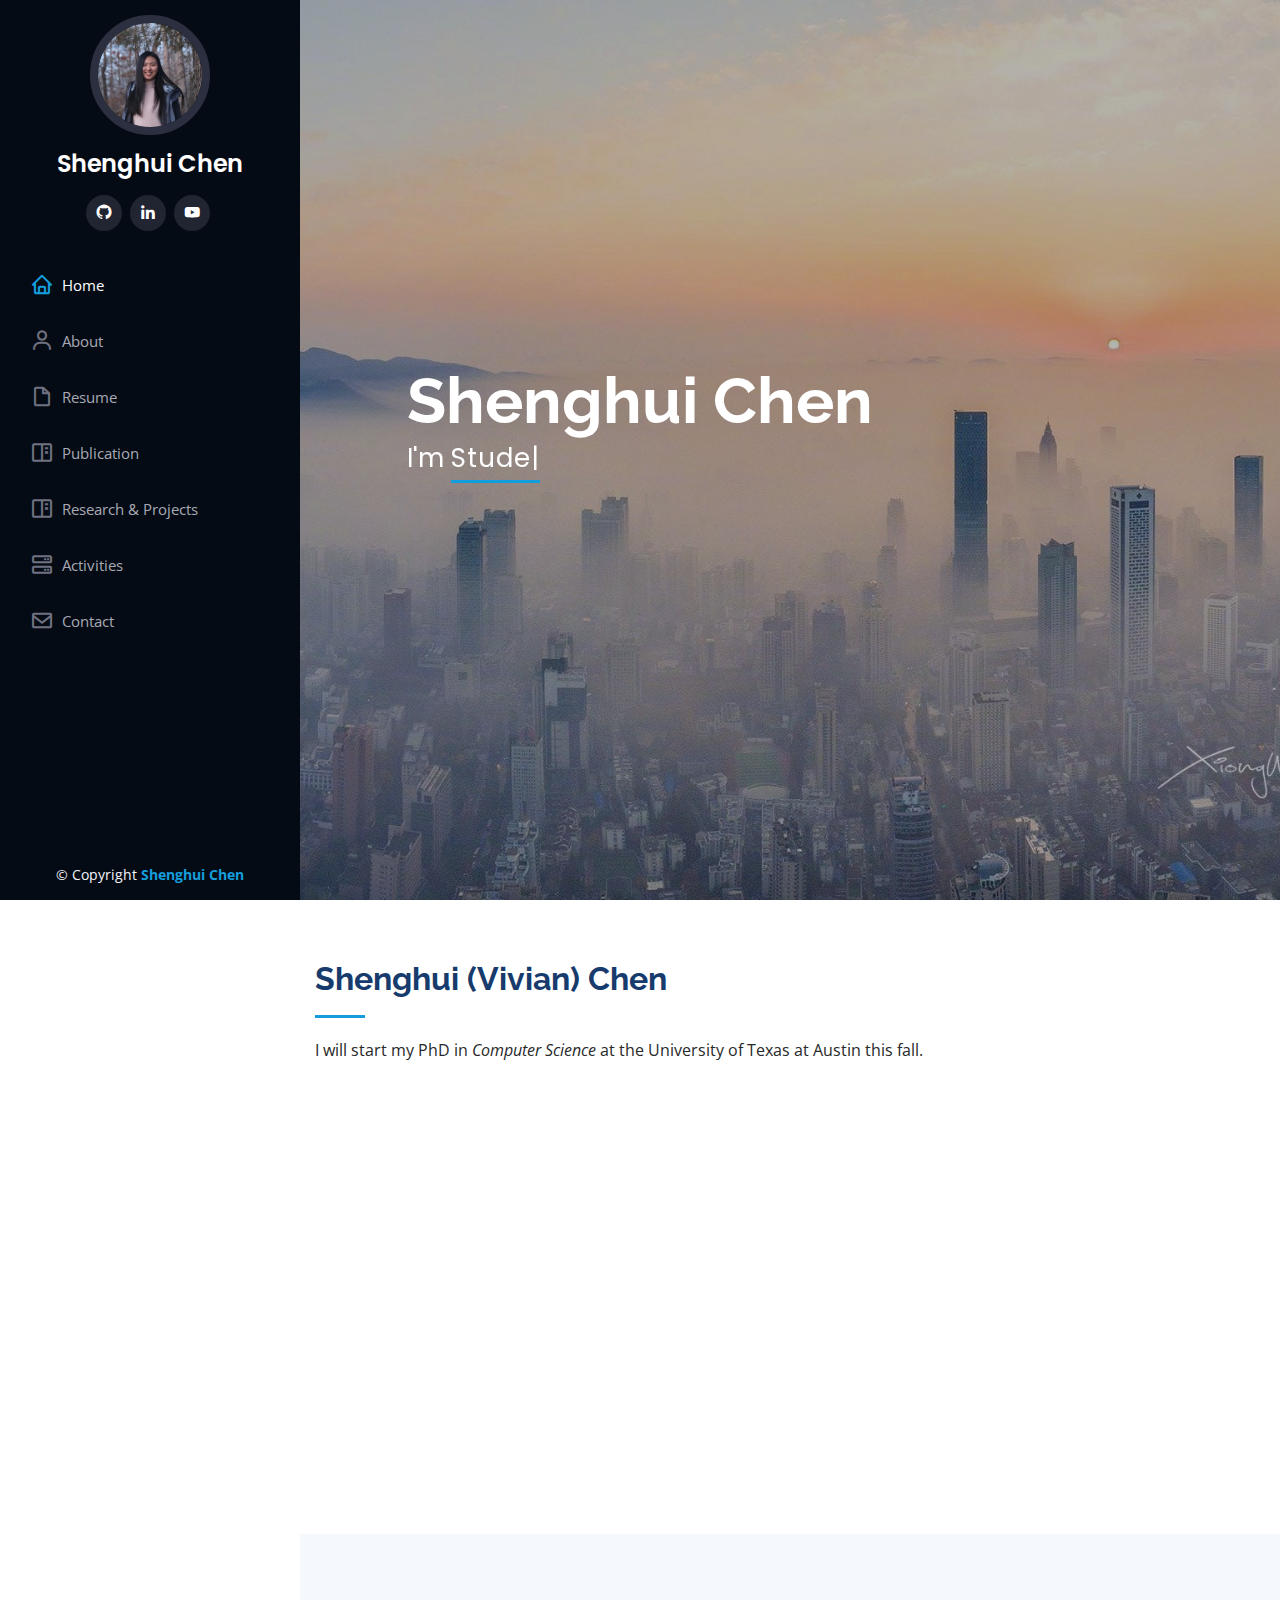
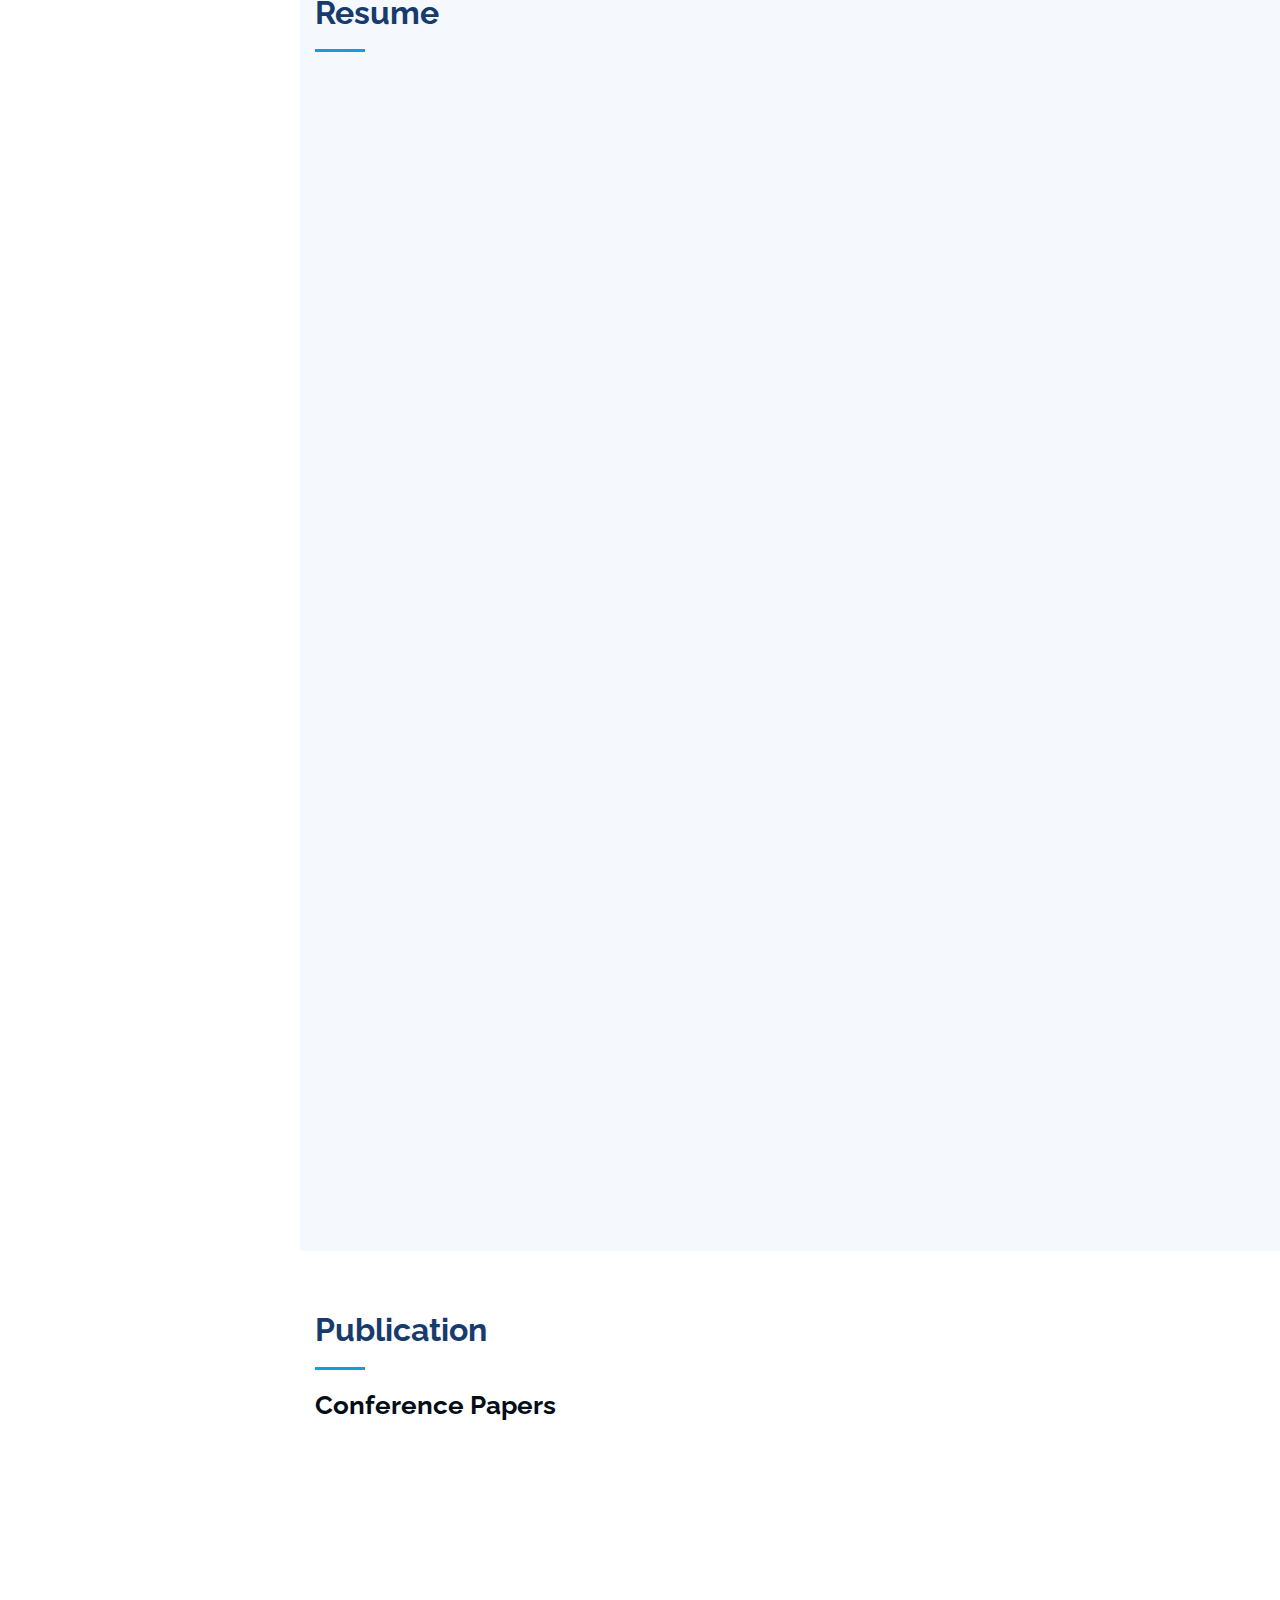
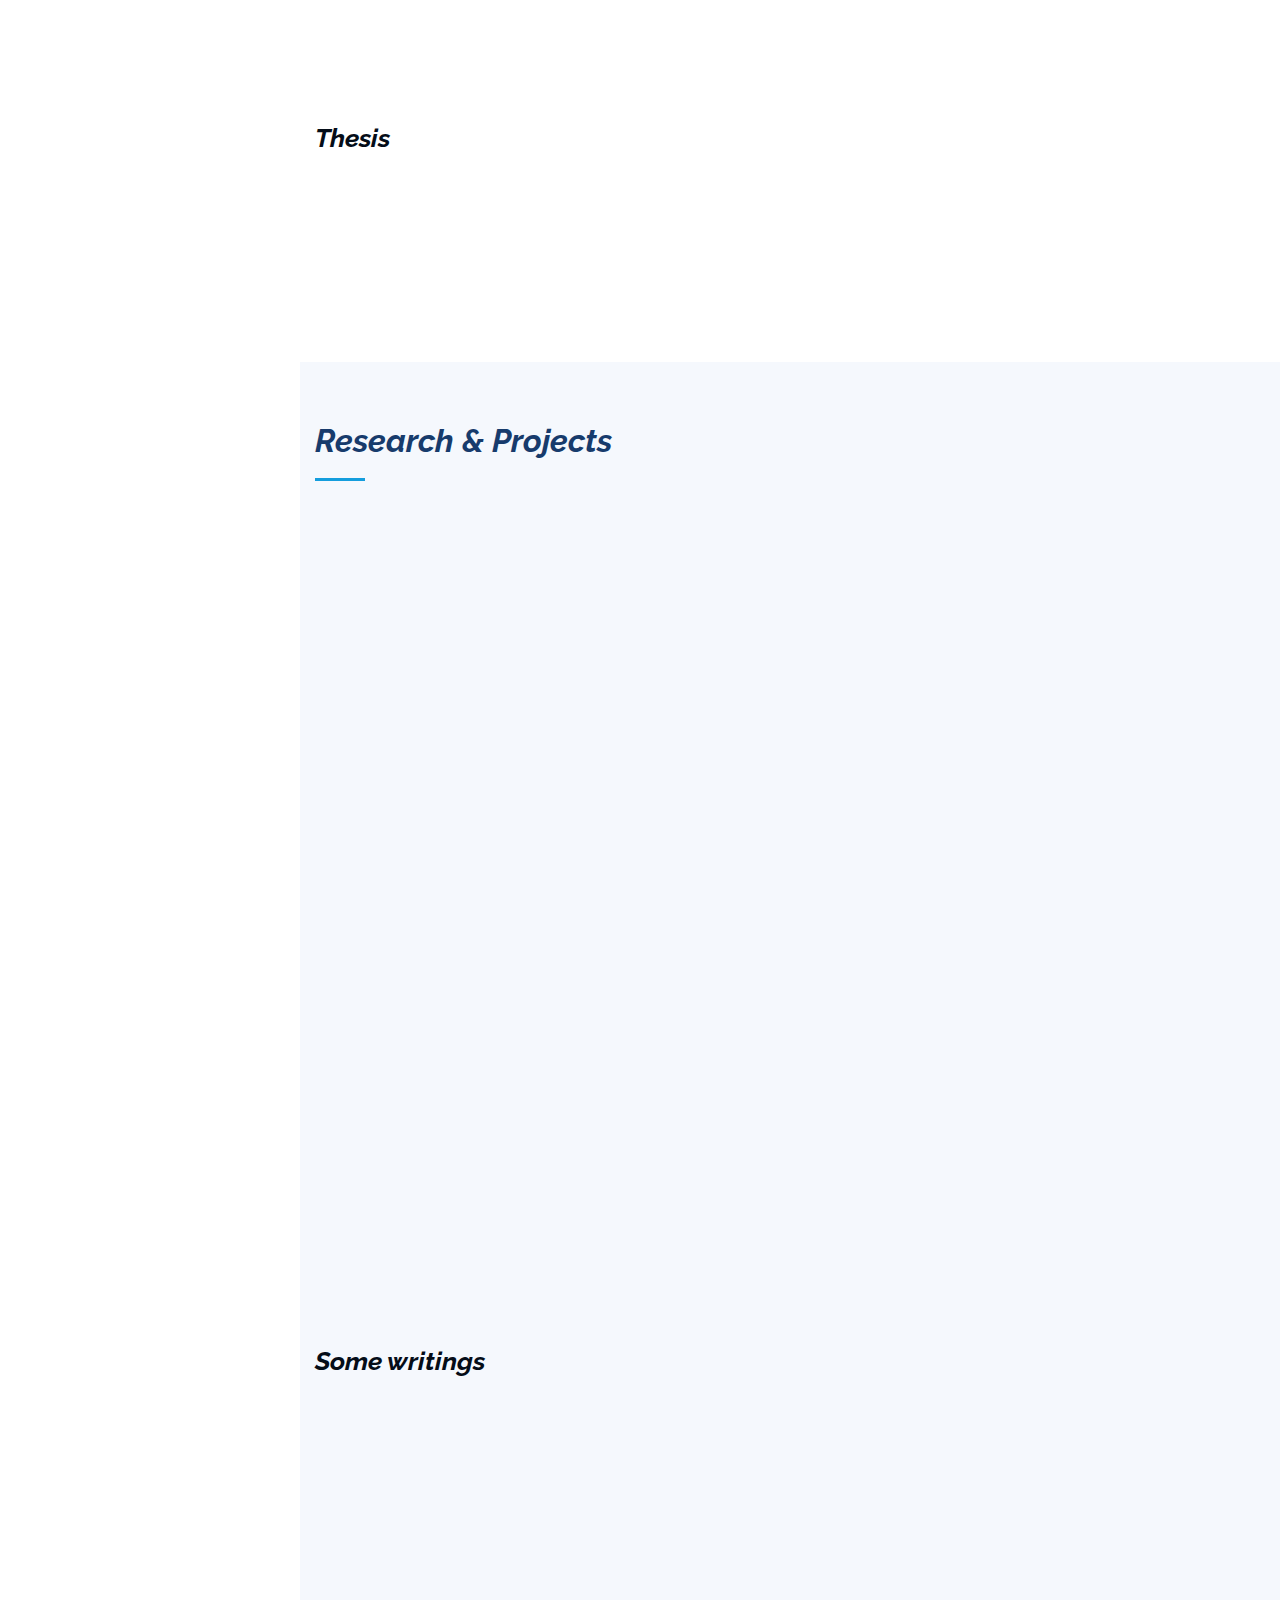
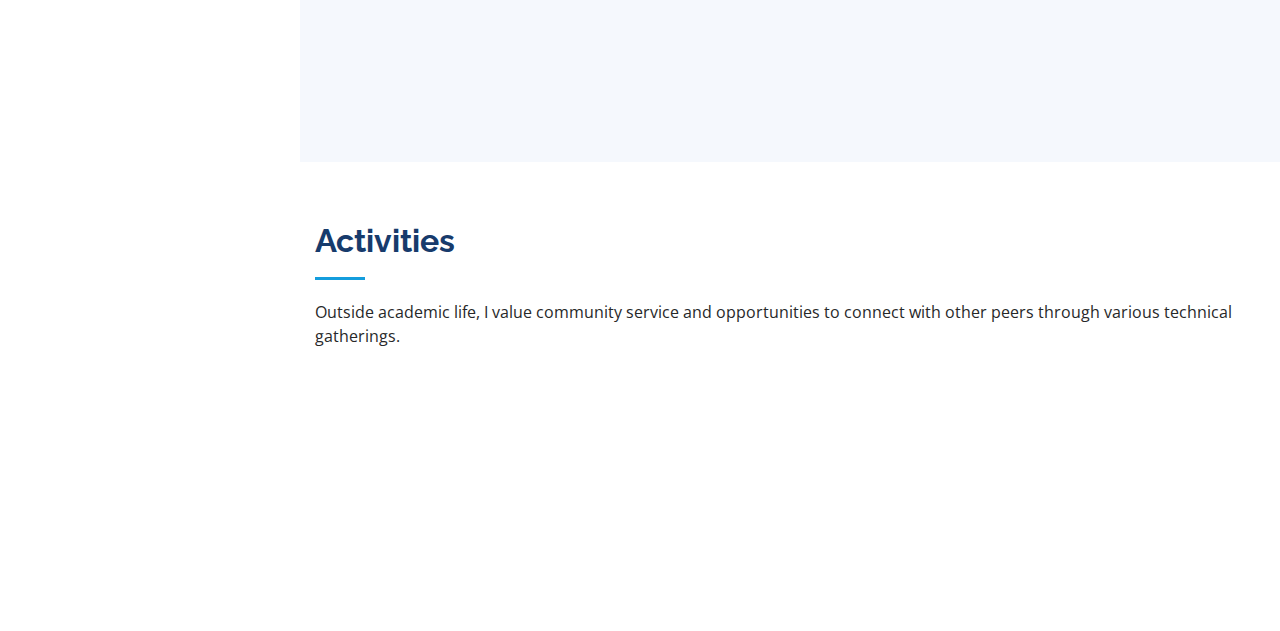
<file: index.html>
<!DOCTYPE html>
<html lang="en">

<head>
  <meta charset="utf-8">
  <meta content="width=device-width, initial-scale=1.0" name="viewport">

  <title>Shenghui Chen</title>
  <meta content="" name="description">
  <meta content="" name="keywords">

  <!-- Favicons -->
  <link href="assets/img/favicon.png" rel="icon">
  <link href="assets/img/apple-touch-icon.png" rel="apple-touch-icon">

  <!-- Google Fonts -->
  <link href="https://fonts.googleapis.com/css?family=Open+Sans:300,300i,400,400i,600,600i,700,700i|Raleway:300,300i,400,400i,500,500i,600,600i,700,700i|Poppins:300,300i,400,400i,500,500i,600,600i,700,700i" rel="stylesheet">

  <!-- Vendor CSS Files -->
  <link href="assets/vendor/bootstrap/css/bootstrap.min.css" rel="stylesheet">
  <link href="assets/vendor/icofont/icofont.min.css" rel="stylesheet">
  <link href="assets/vendor/boxicons/css/boxicons.min.css" rel="stylesheet">
  <link href="assets/vendor/venobox/venobox.css" rel="stylesheet">
  <link href="assets/vendor/owl.carousel/assets/owl.carousel.min.css" rel="stylesheet">
  <link href="assets/vendor/aos/aos.css" rel="stylesheet">

  <!-- Template Main CSS File -->
  <link href="assets/css/style.css" rel="stylesheet">

  <!-- =======================================================
  * Template Name: iPortfolio - v1.4.1
  * Template URL: https://bootstrapmade.com/iportfolio-bootstrap-portfolio-websites-template/
  * Author: BootstrapMade.com
  * License: https://bootstrapmade.com/license/
  ======================================================== -->
</head>

<body>

  <!-- ======= Mobile nav toggle button ======= -->
  <button type="button" class="mobile-nav-toggle d-xl-none"><i class="icofont-navigation-menu"></i></button>

  <!-- ======= Header ======= -->
  <header id="header">
    <div class="d-flex flex-column">

      <div class="profile">
        <img src="assets/img/profile-img-1.jpg" alt="" class="img-fluid rounded-circle">
        <h1 class="text-light"><a href="index.html">Shenghui Chen</a></h1>
        <div class="social-links mt-3 text-center">
          <a href="https://github.com/vivianchen98" class="github"><i class="bx bxl-github"></i></a>
          <a href="https://www.linkedin.com/in/shenghui-chen-409805149/" class="linkedin"><i class="bx bxl-linkedin"></i></a>
          <a href="https://www.youtube.com/channel/UCc_vNYHqRVTKPtlTvueNe9A" class="youtube"><i class="bx bxl-youtube"></i></a>
        </div>
      </div>

      <nav class="nav-menu">
        <ul>
          <li class="active"><a href="index.html"><i class="bx bx-home"></i> <span>Home</span></a></li>
          <li><a href="#about"><i class="bx bx-user"></i> <span>About</span></a></li>
          <li><a href="#resume"><i class="bx bx-file-blank"></i> <span>Resume</span></a></li>
          <li><a href="#publication"><i class="bx bx-book-content"></i> Publication</a></li>
          <li><a href="#portfolio"><i class="bx bx-book-content"></i> Research &amp; Projects</a></li>
          <li><a href="#activities"><i class="bx bx-server"></i> Activities</a></li>
          <li><a href="#contact"><i class="bx bx-envelope"></i> Contact</a></li>

        </ul>
      </nav><!-- .nav-menu -->
      <button type="button" class="mobile-nav-toggle d-xl-none"><i class="icofont-navigation-menu"></i></button>

    </div>
  </header><!-- End Header -->

  <!-- ======= Hero Section ======= -->
  <section id="hero" class="d-flex flex-column justify-content-center align-items-center">
    <div class="hero-container" data-aos="fade-in">
      <h1>Shenghui Chen</h1>
      <p>I'm <span class="typed" data-typed-items="Student, Researcher, Cooking Hobbyist, Double Bass Player"></span></p>
    </div>
  </section><!-- End Hero -->

  <main id="main">

    <!-- ======= About Section ======= -->
    <section id="about" class="about">
      <div class="container">

        <div class="section-title">
          <h2>Shenghui (Vivian) Chen</h2>
          <p>I will start my PhD in <em>Computer Science</em> at the University of Texas at Austin this fall.</p>
        </div>

        <div class="row">
          <div class="col-lg-4" data-aos="fade-right">
            <img src="assets/img/profile-img-1.jpg" class="img-fluid" alt="">
          </div>
          <div class="col-lg-8 pt-4 pt-lg-0 content" data-aos="fade-left">
            <p>
              I just graduated from the University of Virginia majoring in CS and Math.
              There, I have worked as a research assistant to <a href="https://www.cs.virginia.edu/~lufeng/">Prof. Lu Feng</a> at <a href="https://engineering.virginia.edu/link-lab">LinkLab</a>
               since Fall 2018, publishing at IROS 2020, MASSW 2019, and under review at FM 2021.
               I have also worked as a teaching assistant for CS 4710 Artifical Intelligence and APMA 2130 Ordinary Differential Equations.
            </p>
            <p>
              Besides studying science and technology, I love reading, swimming, cooking.
              I have participated in various community services and technical gatherings such as hackathons.
            </p>
            <h3>My contact</h3>
            <!-- <div class="row"> -->
              <div class="col-lg-8">
                <ul>
                  <li><i class="icofont-rounded-right"></i> <strong>Email:</strong> shenghui.chen@utexas.edu</li>
                  <li><i class="icofont-rounded-right"></i> <strong>Phone:</strong> +1434 422 2058</li>
                  <li><i class="icofont-rounded-right"></i> <strong>City:</strong> Austin, TX</li>
                </ul>
              </div>
            <!-- </div> -->

          </div>
        </div>

      </div>
    </section><!-- End About Section -->

    <!-- ======= Resume Section ======= -->
    <section id="resume" class="resume section-bg">
      <div class="container">

        <div class="section-title">
          <h2>Resume </h2>
          <!-- What I learned, What I have done, and What I have achieved -->
        <div class="row">
          <div class="col-lg-6" data-aos="fade-up">

            <h3 class="resume-title">Education</h3>
            <div class="resume-item">
              <h4>University of Texas at Austin</h4>
              <h5>Beginning 2021 Fall</h5>
              <p><em>Austin, TX</em></p>
              <p>PhD in Computer Science</p>
            </div>
            <div class="resume-item">
              <h4>University of Virginia</h4>
              <h5>2017 - 2021</h5>
              <p><em>Charlottesville, VA</em></p>
              <p>B.S. with majors: Computer Science, Mathematics (GPA 3.848)</p>
            </div>
            <div class="resume-item">
              <h4>Global Technology Practice</h4>
              <h5>Jul - Aug 2018</h5>
              <p><em>Stuttgart, Germany</em></p>
              <p>Field research on air pollution control, and German Studies</p>
            </div>
            <h3 class="resume-title">Awards &amp; Honors</h3>
            <div class="resume-item">
              <h4>Honorable Mention for the CRA Outstanding Undergraduate Researcher Award</h4>
              <h5>Jan 2021</h5>
              <p>Announcement posted on Computing Research Association (CRA)'s website <a href="https://cra.org/about/awards/outstanding-undergraduate-researcher-award/">here</a>, and the Jan 2021 issue of <a href="https://cra.org/crn/">Computing Research News</a> will include an article on the awards.</p>
            </div>
            <div class="resume-item">
              <h4>Outstanding Winner &amp; INFORMS Award, Interdisciplinary Contest of Modeling</h4>
              <h5>Jan 2019</h5>
              <p>19 out of 11,262 international teams (top 0.5%) <a href="icm_poster.html">[Learn more]</a></p>
            </div>
            <div class="resume-item">
              <h4>Donald and Jean Heim Scholarship, University of Virginia</h4>
              <h5>May 2018</h5>
              <p>One student selected in the School of Engineering and Applied Science based on academic merit</p>
            </div>
          </div>
          <div class="col-lg-6" data-aos="fade-up" data-aos-delay="100">
            <h3 class="resume-title">Experience</h3>
            <div class="resume-item">
              <h4>Research Assistant at LinkLab</h4>
              <h5>2019 - 2021</h5>
              <p><em>Charlottesville, VA </em></p>
              <ul>
                <li>Conduct research under supervision of <a href="https://www.cs.virginia.edu/~lufeng/">Prof Lu Feng</a></li>
                <li>Publish academic papers <a href="#publication">[See Publication]</a></li>
              </ul>
            </div>
            <div class="resume-item">
              <h4>CS 4710 Artificial Intelligence TA</h4>
              <h5>Fall 2020, Spring 2021</h5>
              <p><em>Charlottesville, VA</em></p>
              <ul>
                <li>Answered students’ questions in class and hold office hours</li>
                <li>Graded coding assignments and written quizzes</li>
                <li>Wrote guides for coding assignments</li>
              </ul>
            </div>
            <div class="resume-item">
              <h4>APMA 2130 Ordinary Differential Equations TA</h4>
              <h5>Spring, Fall 2019</h5>
              <p><em>Charlottesville, VA</em></p>
              <ul>
                <li>Answered students’ questions in class and hold office hours</li>
                <li>Organized review sessions to help the students prepare for final exam</li>
              </ul>
            </div>
          </div>
        </div>
      </div>

      </div>
    </section><!-- End Resume Section -->

    <!-- ======= Publication Section ======= -->
    <section id="publication" class="publication">
      <div class="container">

        <div class="section-title">
          <h2>Publication </h2>

          <h3 class="publication-title">Conference Papers</h3>
          <div class="row" data-aos="fade-up">
              <!-- <ul>
                <li>
                  Kayla Boggess, <strong>Shenghui Chen</strong>, and Lu Feng.
                  <strong>Towards Personalized Explanation of Robotic Planning via User Feedback</strong>.
                  <em>IEEE International Conference on Robotics and Automation (ICRA), 2021. (under review)</em>
                  <a href="https://arxiv.org/pdf/2011.00524">[PDF]</a><a href="personalized_explanation.html">[Learn more]</a></a>
                </li>
                <li>
                  <strong>Shenghui Chen</strong>, Kayla Boggess, and Lu Feng.
                    <strong>Towards Transparent Robotic Planning via Contrastive Explanations</strong>.
                    <em>IEEE/RSJ International Conference on Intelligent Robots and Systems (IROS), Mar 2020</em>
                    <a href="https://arxiv.org/pdf/2003.07425">[PDF]</a> <a href="contrastive_explanation.html">[Learn more]</a>
                </li>
                <li>
                  <strong>Shenghui Chen</strong>, Zhiming Fan, Haiying Shen, and Lu Feng.
                    <strong>Performance Modeling and Verification of Load Balancing in Cloud Systems Using Formal Methods</strong>.
                      <em>IEEE 16th International Conference on Mobile Ad Hoc and Sensor Systems Workshops (MASSW), 2019.</em>
                      <a href="https://www.researchgate.net/publication/340552071_Performance_Modeling_and_Verification_of_Load_Balancing_in_Cloud_Systems_Using_Formal_Methods">[PDF]</a> <a href="https://ieeexplore.ieee.org/document/9059400">[DOI]</a> <a href="load_balancing.html">[Learn more]</a>
                </li>
              </ul> -->
              <!-- <div class="publication-item">
                <h4>Towards Personalized Explanation of Robotic Planning via User Feedback</h4>
                <p>Kayla Boggess, <strong>Shenghui Chen</strong>, and Lu Feng</p>
                <p><em>IEEE International Conference on Robotics and Automation (ICRA), 2021 (under review)
                  <a href="https://arxiv.org/pdf/2011.00524">[PDF]</a><a href="personalized_explanation.html">[Learn more]</a></em></p>
              </div> -->
              <div class="publication-item">
                <h4>Multi-Objective Controller Synthesis with Uncertain Human Preferences</h4>
                <p><strong>Shenghui Chen</strong>, Kayla Boggess, Dave Parker, and Lu Feng</p>
                <p><em>Formal Methods (FM), 2021 (under review)
                  <a href="https://arxiv.org/pdf/2105.04662.pdf">[PDF]</a>
                  <!-- <a href>[Learn more]</a></em> -->
                </p>
              </div>
              <div class="publication-item">
                <h4>Towards Transparent Robotic Planning via Contrastive Explanations</h4>
                <p><strong>Shenghui Chen</strong>, Kayla Boggess, and Lu Feng</p>
                <p><em>IEEE/RSJ International Conference on Intelligent Robots and Systems (IROS), 2020
                  <a href="https://arxiv.org/pdf/2003.07425">[PDF]</a>
                  <a href="https://ieeexplore.ieee.org/document/9341773"> [DOI] </a>
                  <a href="contrastive_explanation.html">[Learn more]</a></em></p>
              </div>
              <div class="publication-item">
                <h4>Performance Modeling and Verification of Load Balancing in Cloud Systems Using Formal Methods</h4>
                <p><strong>Shenghui Chen</strong>, Zhiming Fan, Haiying Shen, and Lu Feng</p>
                <p><em>IEEE 16th International Conference on Mobile Ad Hoc and Sensor Systems Workshops (MASSW), 2019
                  <a href="https://www.researchgate.net/publication/340552071_Performance_Modeling_and_Verification_of_Load_Balancing_in_Cloud_Systems_Using_Formal_Methods">[PDF]</a>
                  <a href="https://ieeexplore.ieee.org/document/9059400">[DOI]</a>
                  <a href="load_balancing.html">[Learn more]</a></em></p>
              </div>
          </div>

          <h3 class="publication-title">Thesis</h3>
          <div class="row" data-aos="fade-up">
              <div class="publication-item">
              <h4>Safety Issues of Black Box Models in Autonomous Systems</h4>
              <p><strong>Shenghui Chen</strong></p>
              <p>Advisors: Lu Feng, Toluwalogo Odumosu, Richard Jacques</p>
              <p><em>Undergraduate Thesis submitted to School of Engineering and Applied Science at the University of Virginia
                <a href="https://doi.org/10.18130/v3-65gj-k824">[DOI]</a></em></p>
              </div>
          </div>

        </div>


          </a>



      </div>
    </section>

    <!-- ======= Research and Projects Section ======= -->
    <section id="portfolio" class="portfolio section-bg">
      <div class="container">

        <div class="section-title">
          <h2>Research &amp; Projects</h2>
        </div>

        <div class="row" data-aos="fade-up">
          <div class="col-lg-12 d-flex justify-content-center">
            <ul id="portfolio-flters">
              <li data-filter="*" class="filter-active">All</li>
              <li data-filter=".filter-research">Research</li>
              <li data-filter=".filter-project">Class Projects</li>
              <li data-filter=".filter-competition">Competition</li>
            </ul>
          </div>
        </div>

        <div class="row portfolio-container" data-aos="fade-up" data-aos-delay="100">

          <div class="col-lg-4 col-md-6 portfolio-item filter-research">

            <div class="portfolio-wrap">
              <h5 style="text-align:center;">Modeling Load Balancing</h5>
              <img src="assets/img/portfolio/load_balancing.png" class="img-fluid" alt="">
              <div class="portfolio-links">
                <a href="assets/img/portfolio/load_balancing.png" data-gall="portfolioGallery" class="venobox" title="Modeling Load Balancing with Formal Methods"><i class="bx bx-plus"></i></a>
                <a href="load_balancing.html" title="More Details"><i class="bx bx-link"></i></a>
              </div>
            </div>
          </div>

          <div class="col-lg-4 col-md-6 portfolio-item filter-research">
            <div class="portfolio-wrap">
              <h5 style="text-align:center;">Explain Planning Contrastively</h5>
              <img src="assets/img/portfolio/contrastive_explanation.png" class="img-fluid" alt="">
              <div class="portfolio-links">
                <a href="assets/img/portfolio/contrastive_explanation.png" data-gall="portfolioGallery" class="venobox" title="Explaining Robotic Planning Contrastively"><i class="bx bx-plus"></i></a>
                <a href="contrastive_explanation.html" title="More Details"><i class="bx bx-link"></i></a>
              </div>
            </div>
          </div>

          <div class="col-lg-4 col-md-6 portfolio-item filter-research">
            <div class="portfolio-wrap">
              <h5 style="text-align:center;">Personalize Robotic Explanations</h5>
              <img src="assets/img/portfolio/personalized_explanation.png" class="img-fluid" alt="">
              <div class="portfolio-links">
                <a href="assets/img/portfolio/personalized_explanation.png" data-gall="portfolioGallery" class="venobox" title="Personalize Robotic Planning Explanations"><i class="bx bx-plus"></i></a>
                <a href="personalized_explanation.html" title="More Details"><i class="bx bx-link"></i></a>
              </div>
            </div>
          </div>

          <div class="col-lg-4 col-md-6 portfolio-item filter-competition">
            <div class="portfolio-wrap">
              <h5 style="text-align:center;">Mathematical Modeling Contest</h5>
              <img src="assets/img/portfolio/icm_poster.png" class="img-fluid" alt="">
              <div class="portfolio-links">
                <a href="assets/img/portfolio/icm_poster.png" data-gall="portfolioGallery" class="venobox" title="Interdisciplinary Contest of Modeling Outstanding Winner"><i class="bx bx-plus"></i></a>
                <a href="icm_poster.html" title="More Details"><i class="bx bx-link"></i></a>
              </div>
            </div>
          </div>

          <div class="col-lg-4 col-md-6 portfolio-item filter-project">
            <div class="portfolio-wrap">
              <h5 style="text-align:center;">Multimodal Movie Analysis</h5>
              <img src="assets/img/portfolio/multimodal_movie_analysis.png" class="img-fluid" alt="">
              <div class="portfolio-links">
                <!-- <a href="assets/img/portfolio/multimodal_movie_analysis.png" data-gall="portfolioGallery" class="venobox" title="Multimodal Movie Analysis"><i class="bx bx-plus"></i></a> -->
                <a href="https://github.com/vivianchen98/Multimodal_movie_analysis" title="Github Link"><i class="bx bxl-github"></i></a>
              </div>
            </div>
          </div>

          <div class="col-lg-4 col-md-6 portfolio-item filter-project">
            <div class="portfolio-wrap">
              <h5 style="text-align:center;">Dash - Your Personal Dashboard</h5>
              <p> An online application developed with Django to track daily to-dos, courses, grades, and events.</p>
              <p>This is the final project in CS 3240: Advanced Software Methods.</p>
              <!-- <img src="assets/img/portfolio/multimodal_movie_analysis.png" class="img-fluid" alt=""> -->
              <div class="portfolio-links">
                <!-- <a href="assets/img/portfolio/multimodal_movie_analysis.png" data-gall="portfolioGallery" class="venobox" title="Dash"><i class="bx bx-plus"></i></a> -->
                <a href="https://github.com/vivianchen98/project-102-asdfghjkl" title="Github Link"><i class="bx bxl-github"></i></a>
              </div>
            </div>
          </div>

          <div class="col-lg-4 col-md-6 portfolio-item filter-project">
            <div class="portfolio-wrap">
              <h5 style="text-align:center;">Iteratively Refined CAPTCHAs</h5>
              <img src="assets/img/portfolio/captcha.png" class="img-fluid" alt="">
              <div class="portfolio-links">
                <a href="assets/img/portfolio/captcha.png" data-gall="portfolioGallery" class="venobox" title="Interdisciplinary Contest of Modeling Outstanding Winner"><i class="bx bx-plus"></i></a>
                <a href="captcha.html" title="More Details"><i class="bx bx-link"></i></a>
              </div>
            </div>
          </div>

        </div>

        <h3 class="publication-title">Some writings</h3>
        <div class="row" data-aos="fade-up">

          <ul>
            <li>
                <strong>Why hasn't the CDC reporting system stop the early transmissions of COVID-19 in China? A political analysis</strong> <a href="https://drive.google.com/file/d/1R0PG_UrSPvXOFVfxHXErQcnEeZCb2qGx/view?usp=sharing">[PDF]</a>
                  <br>Shenghui Chen, PLCP 3500: Environmental Politics in China</em>
                  <br><em>Applying theoreis of environmental politics such as the principal-agent problem to analyze the event of COVID-19 before Feb in China.</em>
            </li>
            <li>
                <strong>China vs West before 1800: a sociology paper</strong> <a href="https://drive.google.com/file/d/1LVshYh8pQwx7YIdi7niEKwqBPIoAXyWH/view?usp=sharing">[PDF]</a>
                <br>Shenghui Chen, SOC 3640 Human Society in History
                <br><em>What is the case for arguing that China was ahead of the West before 1800? What were China’s strengths, and what its weaknesses?</em>
            </li>
            <li>
              <strong>What is the Cost of Environmental Degradation?</strong>
               <a href="https://www.researchgate.net/publication/346026952_What_is_the_Cost_of_Environmental_Degradation">[PDF]</a> <a href="icm_poster.html">[Learn more]</a>
              <br>Shenghui Chen, Yike Guo, and Xiangwen Guo. Supervised by Prof. Julia Spencer
              <br><em>The Interdisciplinary Contest in Modeling, 2019, Outstanding Winner (top 0.5%) and INFORMS Award</em>
            </li>
            <li>
                <strong>A comparison of air pollution control in urban areas between Germany and China</strong> <a href="https://drive.google.com/file/d/1NpuDUhmSWiLA9qXpIQQFqrrB1qDFZEfb/view?usp=sharing">[PDF]</a>
                  <br>Shenghui Chen, Global Technology Practice in Stuttgart, Germany</em>
                  <br><em>On-site research in Stuttgart on air pollution control and compared the progress with that of China</em>
            </li>
          </ul>


      </div>

      </div>
    </section><!-- End Portfolio Section -->

    <!-- ======= Activities Section ======= -->
    <section id="activities" class="services">
      <div class="container">

        <div class="section-title">
          <h2>Activities</h2>
          <p>Outside academic life, I value community service and opportunities to connect with other peers through various technical gatherings.</p>
        </div>

        <div class="row">
          <div class="col-lg-4 col-md-6 icon-box" data-aos="fade-up">
            <div class="icon"><i class="icofont-children-care"></i></div>
            <h4 class="title">Computer4Kids</h4>
            <p class="description">Computer4Kids is a local non-profit aiming at improving the STEM skills of local 6-12th grade through mentoring and technology</p>
          </div>
          <div class="col-lg-4 col-md-6 icon-box" data-aos="fade-up" data-aos-delay="100">
            <div class="icon"><i class="icofont-earth"></i></div>
            <h4 class="title">The Habitat Store</h4>
            <p class="description">The Habitat Store accepts donated building materials and furniture to sell at discount prices to encourage recycling and reduce home waste.</p>
          </div>
          <div class="col-lg-4 col-md-6 icon-box" data-aos="fade-up" data-aos-delay="200">
            <div class="icon"><i class="icofont-computer"></i></div>
            <h4 class="title">Hackathons</h4>
            <p class="description">I participated in Hachathon Technica at UMD in 2017, and HooHacks at UVA in 2020.</p>
          </div>
        </div>

      </div>
    </section><!-- End Services Section -->

    <!-- ======= Skills Section ======= -->
    <!-- <section id="skills" class="skills section-bg">
      <div class="container">

        <div class="section-title">
          <h2>Skills</h2>
          <p>Magnam dolores commodi suscipit. Necessitatibus eius consequatur ex aliquid fuga eum quidem. Sit sint consectetur velit. Quisquam quos quisquam cupiditate. Et nemo qui impedit suscipit alias ea. Quia fugiat sit in iste officiis commodi quidem hic quas.</p>
        </div>

        <div class="row skills-content">

          <div class="col-lg-6" data-aos="fade-up">

            <div class="progress">
              <span class="skill">HTML <i class="val">100%</i></span>
              <div class="progress-bar-wrap">
                <div class="progress-bar" role="progressbar" aria-valuenow="100" aria-valuemin="0" aria-valuemax="100"></div>
              </div>
            </div>

            <div class="progress">
              <span class="skill">CSS <i class="val">90%</i></span>
              <div class="progress-bar-wrap">
                <div class="progress-bar" role="progressbar" aria-valuenow="90" aria-valuemin="0" aria-valuemax="100"></div>
              </div>
            </div>

            <div class="progress">
              <span class="skill">JavaScript <i class="val">75%</i></span>
              <div class="progress-bar-wrap">
                <div class="progress-bar" role="progressbar" aria-valuenow="75" aria-valuemin="0" aria-valuemax="100"></div>
              </div>
            </div>

          </div>

          <div class="col-lg-6" data-aos="fade-up" data-aos-delay="100">

            <div class="progress">
              <span class="skill">PHP <i class="val">80%</i></span>
              <div class="progress-bar-wrap">
                <div class="progress-bar" role="progressbar" aria-valuenow="80" aria-valuemin="0" aria-valuemax="100"></div>
              </div>
            </div>

            <div class="progress">
              <span class="skill">WordPress/CMS <i class="val">90%</i></span>
              <div class="progress-bar-wrap">
                <div class="progress-bar" role="progressbar" aria-valuenow="90" aria-valuemin="0" aria-valuemax="100"></div>
              </div>
            </div>

            <div class="progress">
              <span class="skill">Photoshop <i class="val">55%</i></span>
              <div class="progress-bar-wrap">
                <div class="progress-bar" role="progressbar" aria-valuenow="55" aria-valuemin="0" aria-valuemax="100"></div>
              </div>
            </div>

          </div>

        </div>

      </div>
    </section> -->
    <!-- End Skills Section -->

    <!-- ======= Contact Section ======= -->
    <!-- <section id="contact" class="contact">
      <div class="container">

        <div class="section-title">
          <h2>Contact</h2>
        </div>

        <div class="row" data-aos="fade-in">
            <div class="col-md-4">
              <strong>Email:</strong> sc9by@virginia.edu
            </div>
            <div class="col-md-4">
              <strong>Phone:</strong> +1434 422 2058
            </div>
            <div class="col-md-4">
              <strong>City:</strong> Charlottesville, VA
            </div>
        </div>

      </div>
    </section> -->
    <!-- End Contact Section -->

  </main><!-- End #main -->

  <!-- ======= Footer ======= -->
  <footer id="footer">
    <div class="container">
      <div class="copyright">
        &copy; Copyright <a href="https://bootstrapmade.com/"><strong><span>Shenghui Chen</span></strong>
      </div>

    </div>
  </footer><!-- End  Footer -->

  <a href="#" class="back-to-top"><i class="icofont-simple-up"></i></a>

  <!-- Vendor JS Files -->
  <script src="assets/vendor/jquery/jquery.min.js"></script>
  <script src="assets/vendor/bootstrap/js/bootstrap.bundle.min.js"></script>
  <script src="assets/vendor/jquery.easing/jquery.easing.min.js"></script>
  <script src="assets/vendor/php-email-form/validate.js"></script>
  <script src="assets/vendor/waypoints/jquery.waypoints.min.js"></script>
  <script src="assets/vendor/counterup/counterup.min.js"></script>
  <script src="assets/vendor/isotope-layout/isotope.pkgd.min.js"></script>
  <script src="assets/vendor/venobox/venobox.min.js"></script>
  <script src="assets/vendor/owl.carousel/owl.carousel.min.js"></script>
  <script src="assets/vendor/typed.js/typed.min.js"></script>
  <script src="assets/vendor/aos/aos.js"></script>

  <!-- Template Main JS File -->
  <script src="assets/js/main.js"></script>

</body>

</html>
</file>
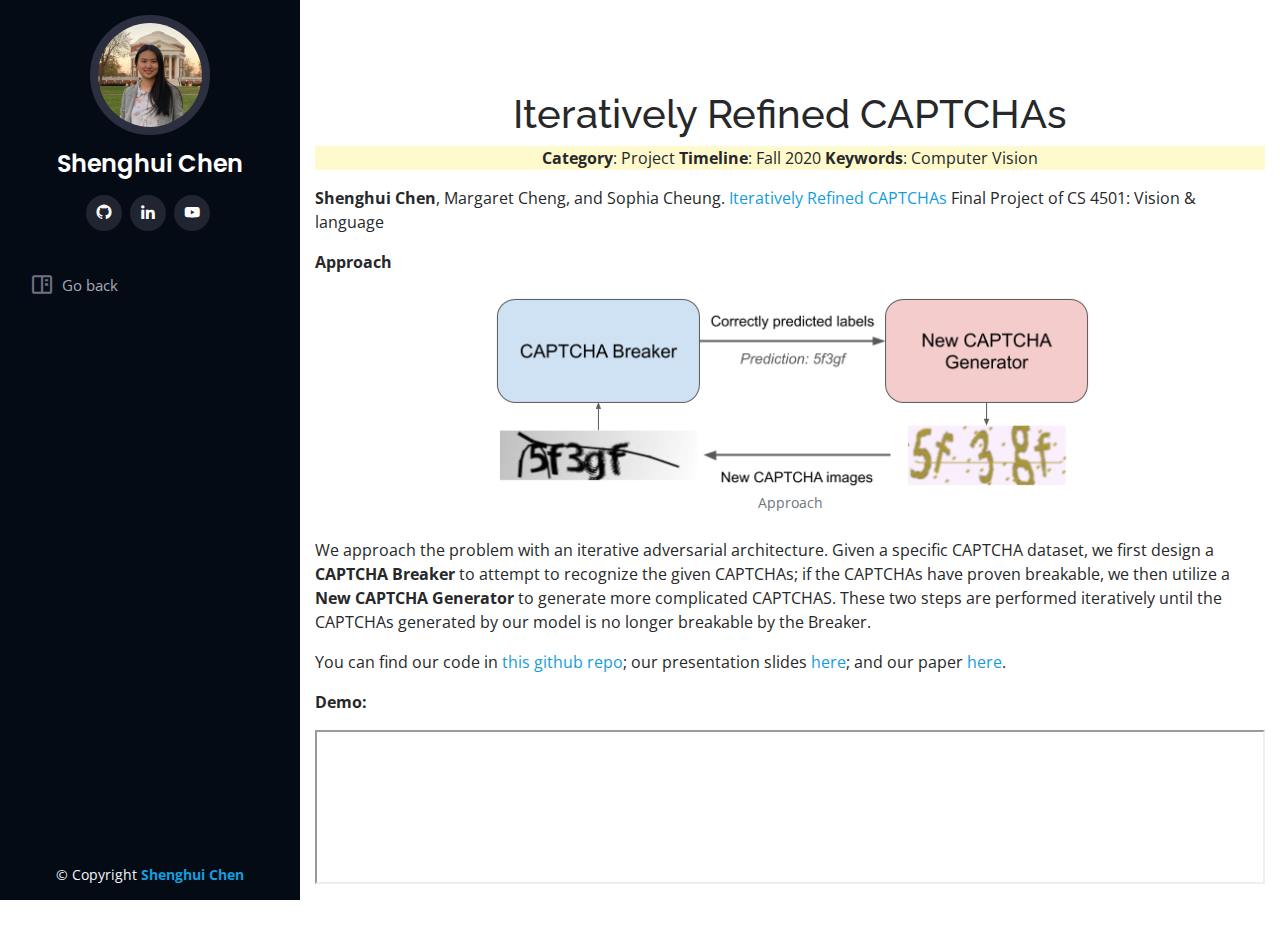
<file: captcha.html>
<!DOCTYPE html>
<html lang="en">

<head>
  <meta charset="utf-8">
  <meta content="width=device-width, initial-scale=1.0" name="viewport">

  <title>ICM</title>
  <meta content="" name="description">
  <meta content="" name="keywords">

  <!-- Favicons -->
  <link href="assets/img/favicon.png" rel="icon">
  <link href="assets/img/apple-touch-icon.png" rel="apple-touch-icon">

  <!-- Google Fonts -->
  <link href="https://fonts.googleapis.com/css?family=Open+Sans:300,300i,400,400i,600,600i,700,700i|Raleway:300,300i,400,400i,500,500i,600,600i,700,700i|Poppins:300,300i,400,400i,500,500i,600,600i,700,700i" rel="stylesheet">

  <!-- Vendor CSS Files -->
  <link href="assets/vendor/bootstrap/css/bootstrap.min.css" rel="stylesheet">
  <link href="assets/vendor/icofont/icofont.min.css" rel="stylesheet">
  <link href="assets/vendor/boxicons/css/boxicons.min.css" rel="stylesheet">
  <link href="assets/vendor/venobox/venobox.css" rel="stylesheet">
  <link href="assets/vendor/owl.carousel/assets/owl.carousel.min.css" rel="stylesheet">
  <link href="assets/vendor/aos/aos.css" rel="stylesheet">

  <!-- Template Main CSS File -->
  <link href="assets/css/style.css" rel="stylesheet">

  <!-- =======================================================
  * Template Name: iPortfolio - v1.4.1
  * Template URL: https://bootstrapmade.com/iportfolio-bootstrap-portfolio-websites-template/
  * Author: BootstrapMade.com
  * License: https://bootstrapmade.com/license/
  ======================================================== -->
</head>

<body>

  <!-- ======= Mobile nav toggle button ======= -->
  <button type="button" class="mobile-nav-toggle d-xl-none"><i class="icofont-navigation-menu"></i></button>

  <!-- ======= Header ======= -->
  <header id="header">
    <div class="d-flex flex-column">

      <div class="profile">
        <img src="assets/img/profile-img.jpg" alt="" class="img-fluid rounded-circle">
        <h1 class="text-light"><a href="index.html">Shenghui Chen</a></h1>
        <div class="social-links mt-3 text-center">
          <a href="https://github.com/vivianchen98" class="github"><i class="bx bxl-github"></i></a>
          <a href="https://www.linkedin.com/in/shenghui-chen-409805149/" class="linkedin"><i class="bx bxl-linkedin"></i></a>
          <a href="https://www.youtube.com/channel/UCc_vNYHqRVTKPtlTvueNe9A" class="youtube"><i class="bx bxl-youtube"></i></a>
        </div>
      </div>

      <nav class="nav-menu">
        <ul>
          <!-- <li class="active"><a href="index.html"><i class="bx bx-home"></i> <span>Home</span></a></li> -->
          <!-- <li><a href="#about"><i class="bx bx-user"></i> <span>About</span></a></li>
          <li><a href="#resume"><i class="bx bx-file-blank"></i> <span>Resume</span></a></li>
          <li><a href="#publication"><i class="bx bx-book-content"></i> Publication</a></li> -->
          <li><a href="javascript:history.back()"><i class="bx bx-book-content"></i> Go back</a></li>
          <!-- <li><a href="#activities"><i class="bx bx-server"></i> Activities</a></li>
          <li><a href="#contact"><i class="bx bx-envelope"></i> Contact</a></li> -->

        </ul>
      </nav><!-- .nav-menu -->
      <button type="button" class="mobile-nav-toggle d-xl-none"><i class="icofont-navigation-menu"></i></button>

    </div>
  </header>
  <!-- End Header -->

  <main id="main">

    <!-- ======= Breadcrumbs ======= -->
    <!-- <section id="breadcrumbs" class="breadcrumbs">
      <div class="container">

        <div class="d-flex justify-content-between align-items-center">
          <h2>Portfoio Details</h2>
          <ol>
            <li><a href="index.html">Home</a></li>
            <li>Portfoio Details</li>
          </ol>
        </div>

      </div>
    </section> -->
    <!-- End Breadcrumbs -->

    <!-- ======= Portfolio Details Section ======= -->
    <section id="portfolio-details" class="portfolio-details">
      <div class="container">

        <!-- <div class="portfolio-details-container"> -->

          <!-- <div class="owl-carousel portfolio-details-carousel">
            <img src="assets/img/portfolio/load_balancing.png" class="img-fluid" alt="">
            <img src="assets/img/portfolio-details-2.jpg" class="img-fluid" alt="">
            <img src="assets/img/portfolio-details-3.jpg" class="img-fluid" alt="">
          </div> -->

          <!-- <div class="portfolio-info">
            <h3>Project information</h3>
            <ul>
              <li><strong>Category</strong>: Research <strong>Timeline</strong>: 01 March, 2020 <strong>Keywords</strong>: Formal methods</li>
              <li><strong>Timeline</strong>: 01 March, 2020</li>
              <li><strong>Keywords</strong>: Formal methods</li>
              <li><strong>Project URL</strong>: <a href="#">www.example.com</a></li>
            </ul>
          </div> -->

        <!-- </div> -->

        <div class="portfolio-description">
          <h1 style="text-align:center;">Iteratively Refined CAPTCHAs</h1>
          <p style="text-align:center; background-color:LemonChiffon"><strong>Category</strong>: Project <strong>Timeline</strong>: Fall 2020 <strong>Keywords</strong>: Computer Vision</p>

          <p><strong>Shenghui Chen</strong>, Margaret Cheng, and Sophia Cheung.
            <a href="https://drive.google.com/file/d/1cMS54ZIZkZD8F1O_ut3U8_j_082fosSX/view?usp=sharing">Iteratively Refined CAPTCHAs</a>
            Final Project of CS 4501: Vision & language
          </p>

          <p>
            <strong>Approach</strong>
            <div class="text-center">
              <img src="assets/img/captcha/approach.png" class="rounded" alt="Approach" width="600">
              <figcaption class="figure-caption text-center">Approach</figcaption>
            </div>
            <br>
             We approach the problem with an iterative adversarial architecture.
             Given a specific CAPTCHA dataset, we first design a <strong>CAPTCHA Breaker</strong> to attempt to recognize the given CAPTCHAs;
            if the CAPTCHAs have proven breakable, we then utilize a <strong>New CAPTCHA Generator</strong> to generate more complicated CAPTCHAS.
            These two steps are performed iteratively until the CAPTCHAs generated by our model is no longer breakable by the Breaker.
          </p>

          <p>You can find our code in <a href="https://github.com/vivianchen98/CAPTCHA-Booster">this github repo</a>;
            our presentation slides <a href="https://drive.google.com/file/d/1rrj3vhB3JNWQHFDu3B8j1kcCUjxEzSrp/view?usp=sharing">here</a>;
            and our paper <a href="https://drive.google.com/file/d/1cMS54ZIZkZD8F1O_ut3U8_j_082fosSX/view?usp=sharing">here</a>.</p>

          <p><strong>Demo:</strong></p>

          <script src="https://anvil.works/embed.js" async></script>
          <iframe style="width:100%;" data-anvil-embed src="https://HVPTAKWV3O2XGS2Q.anvil.app/43F564UVRE6CEQA3DXFROJV2"></iframe>

        </div>
      </div>
    </section><!-- End Portfolio Details Section -->

  </main><!-- End #main -->

  <!-- ======= Footer ======= -->
  <footer id="footer">
    <div class="container">
      <div class="copyright">
        &copy; Copyright <a href="https://bootstrapmade.com/"><strong><span>Shenghui Chen</span></strong>
      </div>

    </div>
  </footer><!-- End  Footer -->

  <a href="#" class="back-to-top"><i class="icofont-simple-up"></i></a>

  <!-- Vendor JS Files -->
  <script src="assets/vendor/jquery/jquery.min.js"></script>
  <script src="assets/vendor/bootstrap/js/bootstrap.bundle.min.js"></script>
  <script src="assets/vendor/jquery.easing/jquery.easing.min.js"></script>
  <script src="assets/vendor/php-email-form/validate.js"></script>
  <script src="assets/vendor/waypoints/jquery.waypoints.min.js"></script>
  <script src="assets/vendor/counterup/counterup.min.js"></script>
  <script src="assets/vendor/isotope-layout/isotope.pkgd.min.js"></script>
  <script src="assets/vendor/venobox/venobox.min.js"></script>
  <script src="assets/vendor/owl.carousel/owl.carousel.min.js"></script>
  <script src="assets/vendor/typed.js/typed.min.js"></script>
  <script src="assets/vendor/aos/aos.js"></script>

  <!-- Template Main JS File -->
  <script src="assets/js/main.js"></script>

</body>

</html>
</file>
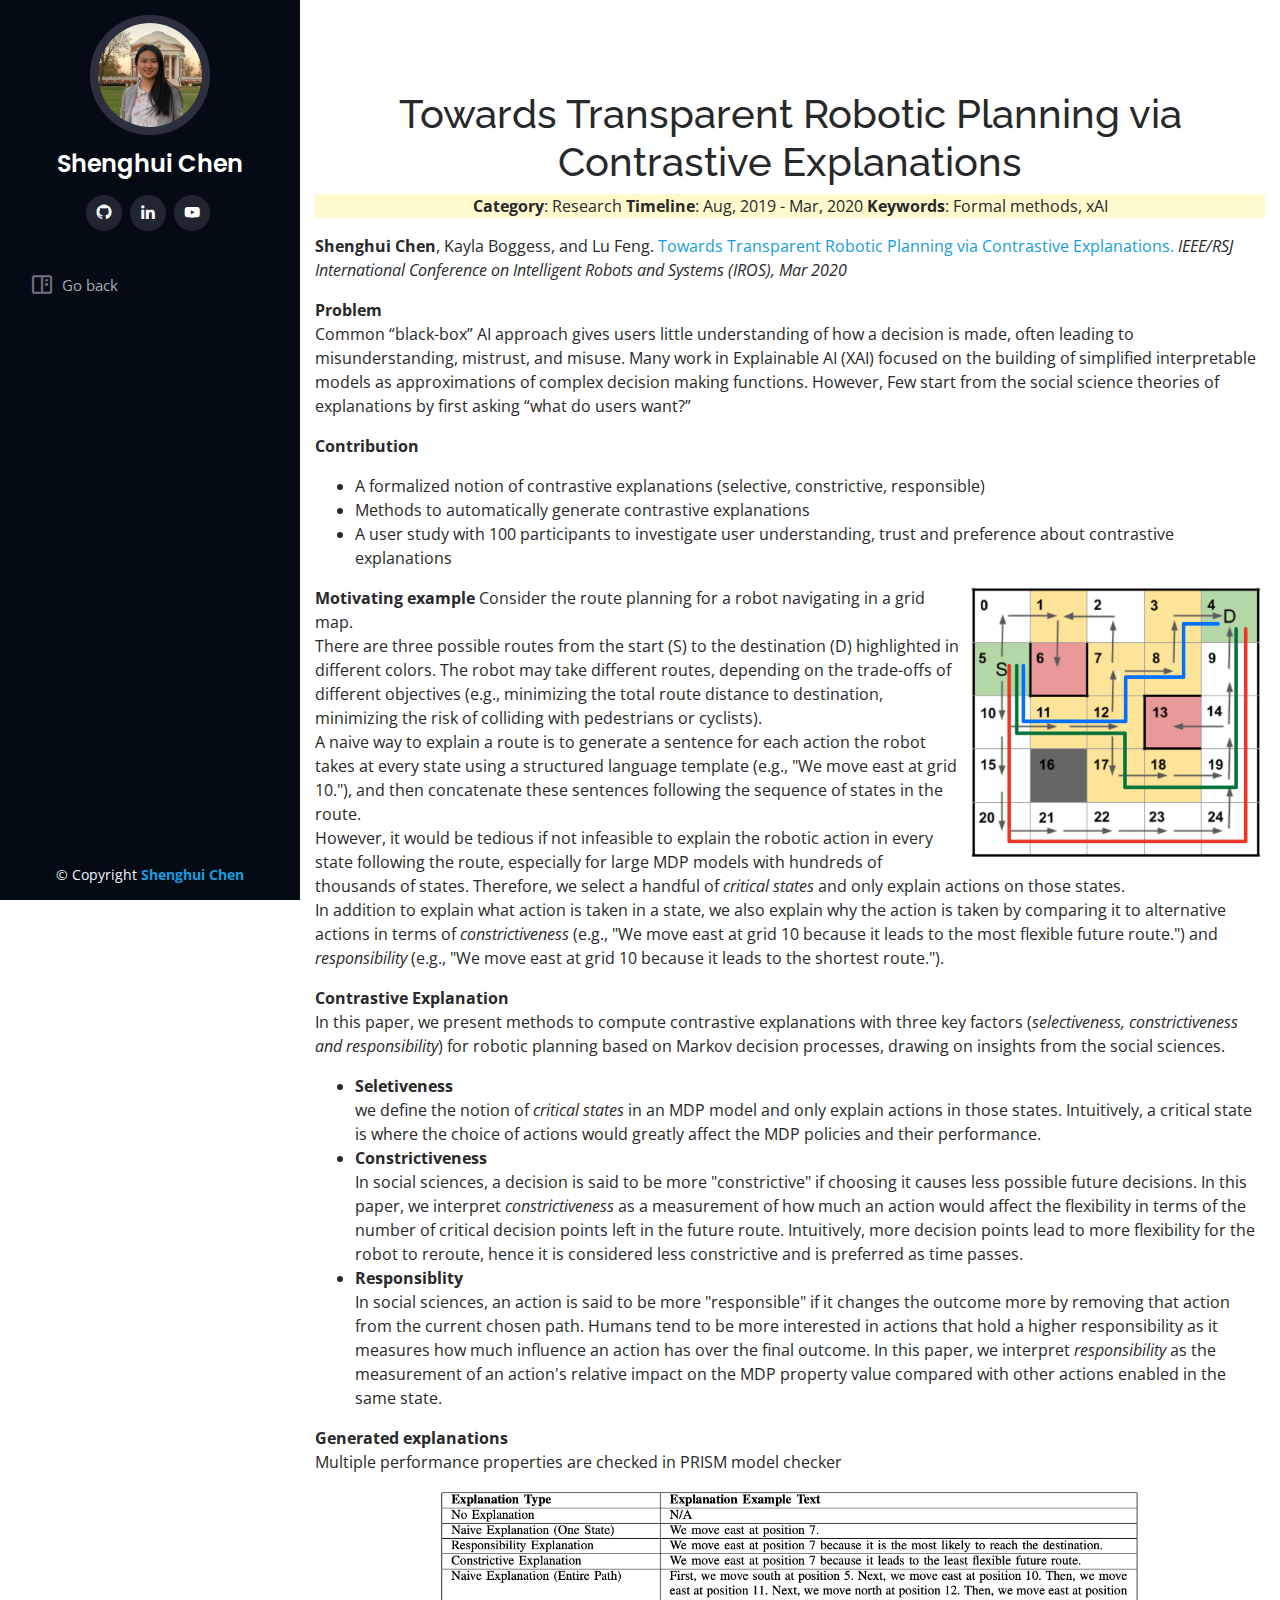
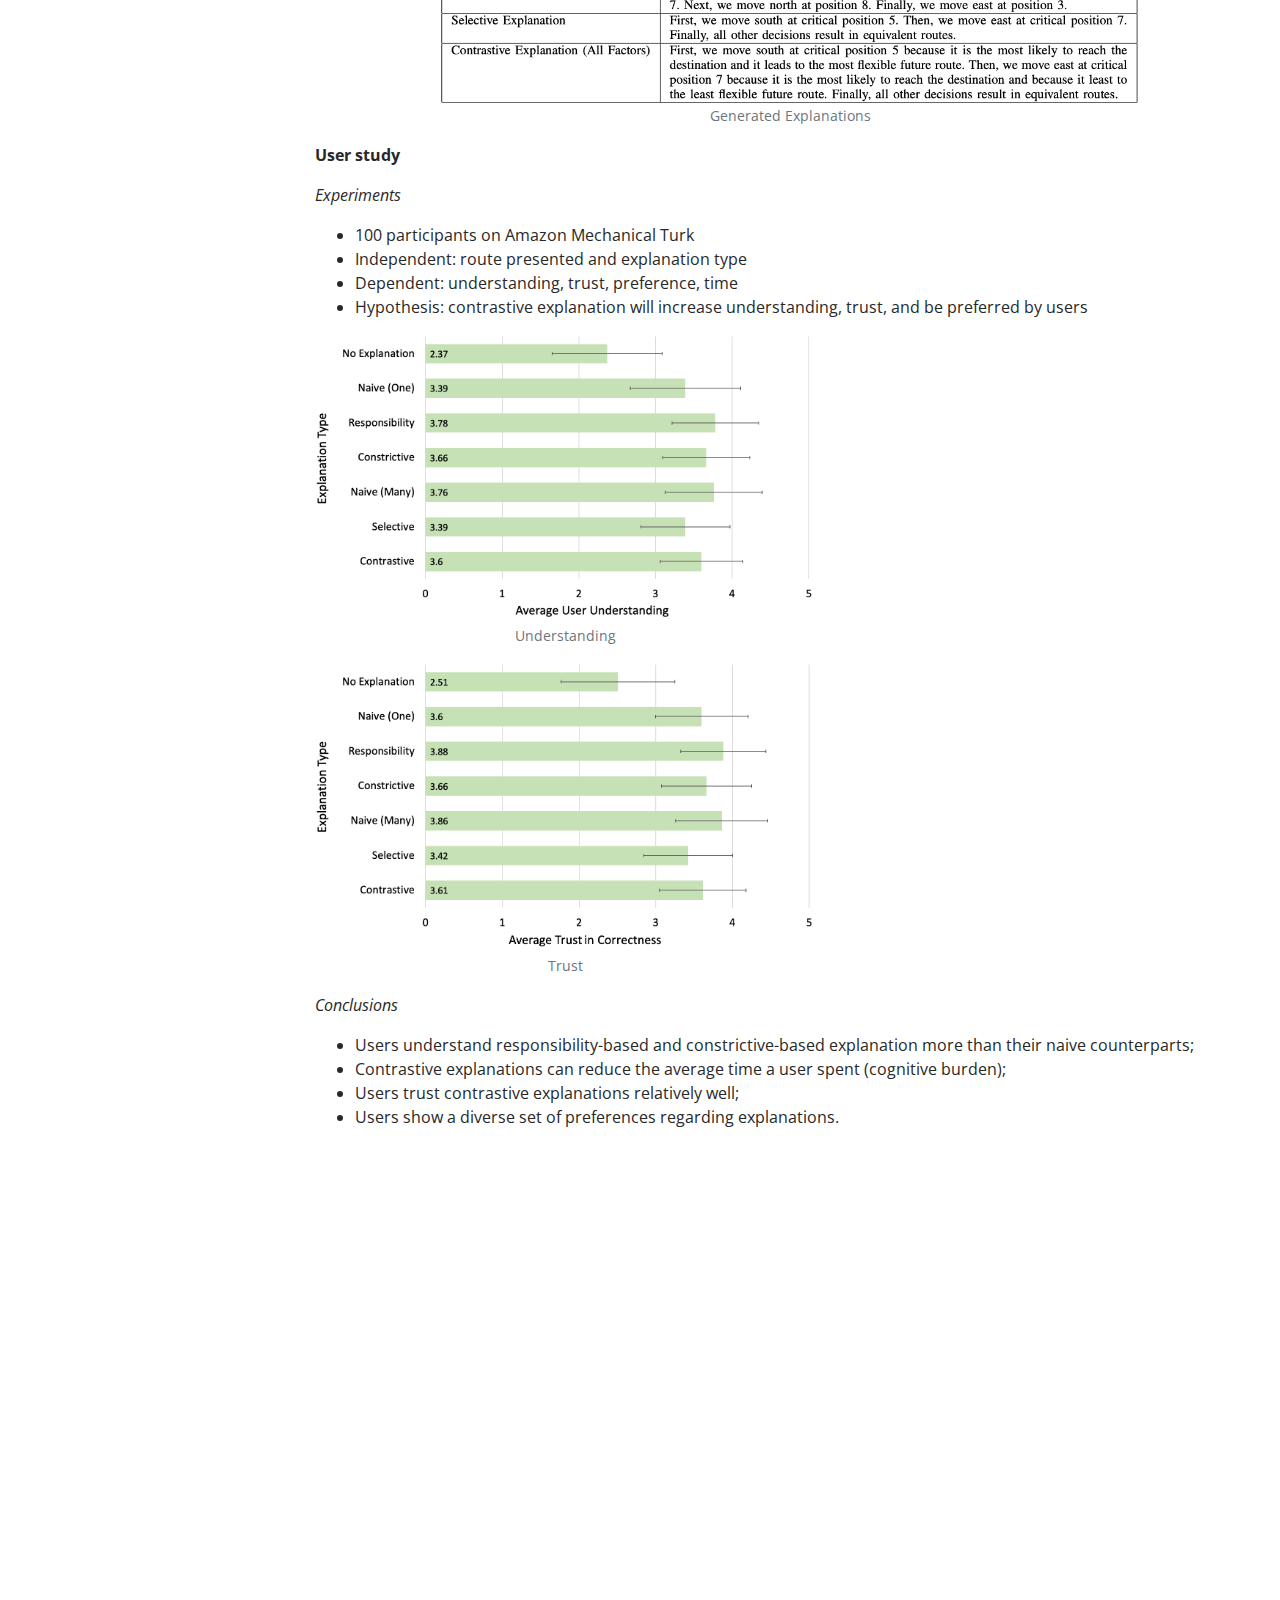
<file: contrastive_explanation.html>
<!DOCTYPE html>
<html lang="en">

<head>
  <meta charset="utf-8">
  <meta content="width=device-width, initial-scale=1.0" name="viewport">

  <title>contrastive_explanation</title>
  <meta content="" name="description">
  <meta content="" name="keywords">

  <!-- Favicons -->
  <link href="assets/img/favicon.png" rel="icon">
  <link href="assets/img/apple-touch-icon.png" rel="apple-touch-icon">

  <!-- Google Fonts -->
  <link href="https://fonts.googleapis.com/css?family=Open+Sans:300,300i,400,400i,600,600i,700,700i|Raleway:300,300i,400,400i,500,500i,600,600i,700,700i|Poppins:300,300i,400,400i,500,500i,600,600i,700,700i" rel="stylesheet">

  <!-- Vendor CSS Files -->
  <link href="assets/vendor/bootstrap/css/bootstrap.min.css" rel="stylesheet">
  <link href="assets/vendor/icofont/icofont.min.css" rel="stylesheet">
  <link href="assets/vendor/boxicons/css/boxicons.min.css" rel="stylesheet">
  <link href="assets/vendor/venobox/venobox.css" rel="stylesheet">
  <link href="assets/vendor/owl.carousel/assets/owl.carousel.min.css" rel="stylesheet">
  <link href="assets/vendor/aos/aos.css" rel="stylesheet">

  <!-- Template Main CSS File -->
  <link href="assets/css/style.css" rel="stylesheet">

  <!-- =======================================================
  * Template Name: iPortfolio - v1.4.1
  * Template URL: https://bootstrapmade.com/iportfolio-bootstrap-portfolio-websites-template/
  * Author: BootstrapMade.com
  * License: https://bootstrapmade.com/license/
  ======================================================== -->
</head>

<body>

  <!-- ======= Mobile nav toggle button ======= -->
  <button type="button" class="mobile-nav-toggle d-xl-none"><i class="icofont-navigation-menu"></i></button>

  <!-- ======= Header ======= -->
  <header id="header">
    <div class="d-flex flex-column">

      <div class="profile">
        <img src="assets/img/profile-img.jpg" alt="" class="img-fluid rounded-circle">
        <h1 class="text-light"><a href="index.html">Shenghui Chen</a></h1>
        <div class="social-links mt-3 text-center">
          <a href="https://github.com/vivianchen98" class="github"><i class="bx bxl-github"></i></a>
          <a href="https://www.linkedin.com/in/shenghui-chen-409805149/" class="linkedin"><i class="bx bxl-linkedin"></i></a>
          <a href="https://www.youtube.com/channel/UCc_vNYHqRVTKPtlTvueNe9A" class="youtube"><i class="bx bxl-youtube"></i></a>
        </div>
      </div>

      <nav class="nav-menu">
        <ul>
          <!-- <li class="active"><a href="index.html"><i class="bx bx-home"></i> <span>Home</span></a></li> -->
          <!-- <li><a href="#about"><i class="bx bx-user"></i> <span>About</span></a></li>
          <li><a href="#resume"><i class="bx bx-file-blank"></i> <span>Resume</span></a></li>
          <li><a href="#publication"><i class="bx bx-book-content"></i> Publication</a></li> -->
          <li><a href="javascript:history.back()"><i class="bx bx-book-content"></i> Go back</a></li>
          <!-- <li><a href="#activities"><i class="bx bx-server"></i> Activities</a></li>
          <li><a href="#contact"><i class="bx bx-envelope"></i> Contact</a></li> -->

        </ul>
      </nav><!-- .nav-menu -->
      <button type="button" class="mobile-nav-toggle d-xl-none"><i class="icofont-navigation-menu"></i></button>

    </div>
  </header>
  <!-- End Header -->

  <main id="main">

    <!-- ======= Breadcrumbs ======= -->
    <!-- <section id="breadcrumbs" class="breadcrumbs">
      <div class="container">

        <div class="d-flex justify-content-between align-items-center">
          <h2>Portfoio Details</h2>
          <ol>
            <li><a href="index.html">Home</a></li>
            <li>Portfoio Details</li>
          </ol>
        </div>

      </div>
    </section> -->
    <!-- End Breadcrumbs -->

    <!-- ======= Portfolio Details Section ======= -->
    <section id="portfolio-details" class="portfolio-details">
      <div class="container">

        <!-- <div class="portfolio-details-container"> -->

          <!-- <div class="owl-carousel portfolio-details-carousel">
            <img src="assets/img/portfolio/load_balancing.png" class="img-fluid" alt="">
            <img src="assets/img/portfolio-details-2.jpg" class="img-fluid" alt="">
            <img src="assets/img/portfolio-details-3.jpg" class="img-fluid" alt="">
          </div> -->

          <!-- <div class="portfolio-info">
            <h3>Project information</h3>
            <ul>
              <li><strong>Category</strong>: Research <strong>Timeline</strong>: 01 March, 2020 <strong>Keywords</strong>: Formal methods</li>
              <li><strong>Timeline</strong>: 01 March, 2020</li>
              <li><strong>Keywords</strong>: Formal methods</li>
              <li><strong>Project URL</strong>: <a href="#">www.example.com</a></li>
            </ul>
          </div> -->

        <!-- </div> -->

        <div class="portfolio-description">
          <h1 style="text-align:center;">Towards Transparent Robotic Planning via Contrastive Explanations</h1>
          <p style="text-align:center; background-color:LemonChiffon"><strong>Category</strong>: Research <strong>Timeline</strong>: Aug, 2019 - Mar, 2020 <strong>Keywords</strong>: Formal methods, xAI</p>

          <p><strong>Shenghui Chen</strong>, Kayla Boggess, and Lu Feng.
            <a href="https://arxiv.org/abs/2003.07425">Towards Transparent Robotic Planning via Contrastive Explanations.</a>
            <em>IEEE/RSJ International Conference on Intelligent Robots and Systems (IROS), Mar 2020</em></p>

          <p>
            <strong>Problem</strong>
            <br>Common “black-box” AI approach gives users little understanding of how a decision is made, often leading to misunderstanding, mistrust, and misuse.
            Many work in Explainable AI (XAI) focused on the building of simplified interpretable models as approximations of complex decision making functions.
            However, Few start from the social science theories of explanations by first asking “what do users want?”
          </p>

          <p>
            <strong>Contribution</strong>
          </p>
          <ul>
            <li>A formalized notion of contrastive explanations (selective, constrictive, responsible)</li>
            <li>Methods to automatically generate contrastive explanations </li>
            <li>A user study with 100 participants to investigate user understanding, trust and preference about contrastive explanations</li>
          </ul>

          <p>
            <strong>Motivating example</strong>
            <!-- <figure class="figure"> -->
              <img src="assets/img/contrastive_explanation/labeled_grid.jpg" class="rounded float-right" alt="Motivating example" width="300">
              <!-- <figcaption class="figure-caption text-center">Grid map for motivating example</figcaption>
            </figure> -->
            Consider the route planning for a robot navigating in a grid map.
            <br>There are three possible routes from the start (S) to the destination (D) highlighted in different colors.
            The robot may take different routes, depending on the trade-offs of different objectives
            (e.g., minimizing the total route distance to destination, minimizing the risk of colliding with pedestrians or cyclists).
            <br> A naive way to explain a route is to generate a sentence for each action the robot takes at every state using a structured language template
            (e.g., "We move east at grid 10."), and then concatenate these sentences following the sequence of states in the route.
            <br>However, it would be tedious if not infeasible to explain the robotic action in every state following the route,
            especially for large MDP models with hundreds of thousands of states.
            Therefore, we select a handful of <em>critical states</em> and only explain actions on those states.
            <br>In addition to explain what action is taken in a state, we also explain why the action is taken by comparing it to alternative actions in terms of <em>constrictiveness</em>
            (e.g., "We move east at grid 10 because it leads to the most flexible future route.") and <em>responsibility</em>
            (e.g., "We move east at grid 10 because it leads to the shortest route.").
          </p>

          <p>
            <strong>Contrastive Explanation</strong>
            <br>In this paper, we present methods to compute contrastive explanations with three key factors
            (<em>selectiveness, constrictiveness and responsibility</em>) for robotic planning based on Markov decision processes,
            drawing on insights from the social sciences.

            <ul>
              <li><strong>Seletiveness</strong>
                <br> we define the notion of <em>critical states</em> in an MDP model and only explain actions in those states.
                Intuitively, a critical state is where the choice of actions would greatly affect the MDP policies and their performance.
              </li>
              <li><strong>Constrictiveness</strong>
                <br>In social sciences, a decision is said to be more "constrictive" if choosing it causes less possible future decisions.
                In this paper, we interpret <em>constrictiveness</em> as a measurement of how much an action would affect the flexibility
                in terms of the number of critical decision points left in the future route.
                Intuitively, more decision points lead to more flexibility for the robot to reroute,
                hence it is considered less constrictive and is preferred as time passes.
              </li>
              <li><strong>Responsiblity</strong>
                <br>In social sciences, an action is said to be more "responsible" if it changes the outcome more by removing that action from the current chosen path.
                Humans tend to be more interested in actions that hold a higher responsibility as it measures how much influence an action has over the final outcome.
                In this paper, we interpret <em>responsibility</em> as the measurement of an action's relative impact on the MDP property value compared with other actions enabled in the same state.
              </li>
            </ul>

          </p>

          <p>
            <strong>Generated explanations</strong>
            <br>Multiple performance properties are checked in PRISM model checker

            <div class="text-center">
              <img src="assets/img/contrastive_explanation/Table.png" class="rounded" alt="Generated Explanations" width="700">
              <figcaption class="figure-caption text-center">Generated Explanations</figcaption>
            </div>
          </p>

          <p>
            <strong>User study</strong>
          </p>
          <p><em>Experiments</em></p>
          <ul>
            <li>100 participants on Amazon Mechanical Turk </li>
            <li>Independent: route presented and explanation type</li>
            <li>Dependent: understanding, trust, preference, time</li>
            <li>Hypothesis: contrastive explanation will increase understanding, trust, and be preferred by users</li>
          </ul>
          <figure class="figure">
            <img src="assets/img/contrastive_explanation/Understanding.png" class="figure-img img-fluid rounded" alt="Understanding" width="500">
            <figcaption class="figure-caption text-center">Understanding</figcaption>
          </figure>
          <figure class="figure">
            <img src="assets/img/contrastive_explanation/Trust.png" class="figure-img img-fluid rounded" alt="Understanding" width="500">
            <figcaption class="figure-caption text-center">Trust</figcaption>
          </figure>

          <p><em>Conclusions</em></p>
          <ul>
            <li>Users understand responsibility-based  and constrictive-based explanation more than their naive counterparts;</li>
            <li>Contrastive explanations can reduce the average time a user spent (cognitive burden);</li>
            <li>Users trust contrastive explanations relatively well;</li>
            <li>Users show a diverse set of preferences regarding explanations.</li>
          </ul>
        </div>
      </div>
      <div class="embed-responsive embed-responsive-16by9">
        <iframe width="500px" height="281.25px" src="https://www.youtube.com/embed/CEtH9a8E7do" frameborder="0" allow="accelerometer; autoplay; clipboard-write; encrypted-media; gyroscope; picture-in-picture" allowfullscreen></iframe>
      </div>
    </section><!-- End Portfolio Details Section -->

  </main><!-- End #main -->

  <!-- ======= Footer ======= -->
  <footer id="footer">
    <div class="container">
      <div class="copyright">
        &copy; Copyright <a href="https://bootstrapmade.com/"><strong><span>Shenghui Chen</span></strong>
      </div>

    </div>
  </footer><!-- End  Footer -->

  <a href="#" class="back-to-top"><i class="icofont-simple-up"></i></a>

  <!-- Vendor JS Files -->
  <script src="assets/vendor/jquery/jquery.min.js"></script>
  <script src="assets/vendor/bootstrap/js/bootstrap.bundle.min.js"></script>
  <script src="assets/vendor/jquery.easing/jquery.easing.min.js"></script>
  <script src="assets/vendor/php-email-form/validate.js"></script>
  <script src="assets/vendor/waypoints/jquery.waypoints.min.js"></script>
  <script src="assets/vendor/counterup/counterup.min.js"></script>
  <script src="assets/vendor/isotope-layout/isotope.pkgd.min.js"></script>
  <script src="assets/vendor/venobox/venobox.min.js"></script>
  <script src="assets/vendor/owl.carousel/owl.carousel.min.js"></script>
  <script src="assets/vendor/typed.js/typed.min.js"></script>
  <script src="assets/vendor/aos/aos.js"></script>

  <!-- Template Main JS File -->
  <script src="assets/js/main.js"></script>

</body>

</html>
</file>
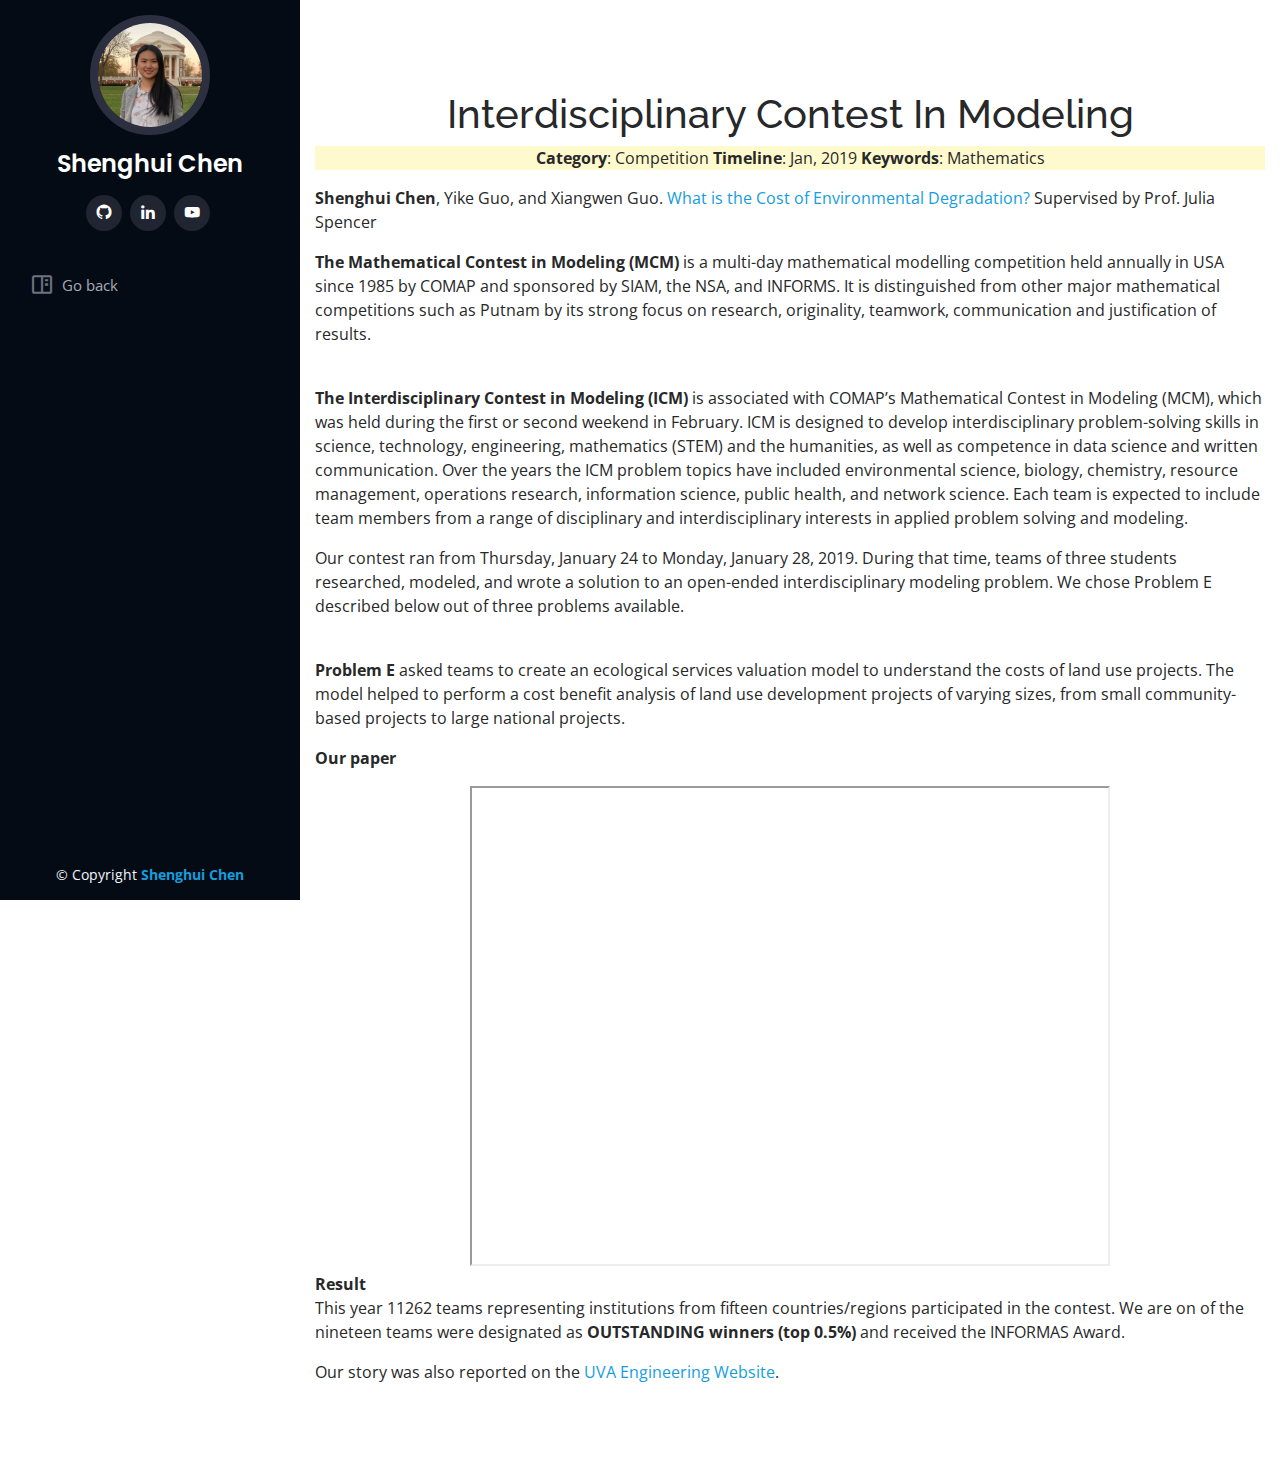
<file: icm_poster.html>
<!DOCTYPE html>
<html lang="en">

<head>
  <meta charset="utf-8">
  <meta content="width=device-width, initial-scale=1.0" name="viewport">

  <title>ICM</title>
  <meta content="" name="description">
  <meta content="" name="keywords">

  <!-- Favicons -->
  <link href="assets/img/favicon.png" rel="icon">
  <link href="assets/img/apple-touch-icon.png" rel="apple-touch-icon">

  <!-- Google Fonts -->
  <link href="https://fonts.googleapis.com/css?family=Open+Sans:300,300i,400,400i,600,600i,700,700i|Raleway:300,300i,400,400i,500,500i,600,600i,700,700i|Poppins:300,300i,400,400i,500,500i,600,600i,700,700i" rel="stylesheet">

  <!-- Vendor CSS Files -->
  <link href="assets/vendor/bootstrap/css/bootstrap.min.css" rel="stylesheet">
  <link href="assets/vendor/icofont/icofont.min.css" rel="stylesheet">
  <link href="assets/vendor/boxicons/css/boxicons.min.css" rel="stylesheet">
  <link href="assets/vendor/venobox/venobox.css" rel="stylesheet">
  <link href="assets/vendor/owl.carousel/assets/owl.carousel.min.css" rel="stylesheet">
  <link href="assets/vendor/aos/aos.css" rel="stylesheet">

  <!-- Template Main CSS File -->
  <link href="assets/css/style.css" rel="stylesheet">

  <!-- =======================================================
  * Template Name: iPortfolio - v1.4.1
  * Template URL: https://bootstrapmade.com/iportfolio-bootstrap-portfolio-websites-template/
  * Author: BootstrapMade.com
  * License: https://bootstrapmade.com/license/
  ======================================================== -->
</head>

<body>

  <!-- ======= Mobile nav toggle button ======= -->
  <button type="button" class="mobile-nav-toggle d-xl-none"><i class="icofont-navigation-menu"></i></button>

  <!-- ======= Header ======= -->
  <header id="header">
    <div class="d-flex flex-column">

      <div class="profile">
        <img src="assets/img/profile-img.jpg" alt="" class="img-fluid rounded-circle">
        <h1 class="text-light"><a href="index.html">Shenghui Chen</a></h1>
        <div class="social-links mt-3 text-center">
          <a href="https://github.com/vivianchen98" class="github"><i class="bx bxl-github"></i></a>
          <a href="https://www.linkedin.com/in/shenghui-chen-409805149/" class="linkedin"><i class="bx bxl-linkedin"></i></a>
          <a href="https://www.youtube.com/channel/UCc_vNYHqRVTKPtlTvueNe9A" class="youtube"><i class="bx bxl-youtube"></i></a>
        </div>
      </div>

      <nav class="nav-menu">
        <ul>
          <!-- <li class="active"><a href="index.html"><i class="bx bx-home"></i> <span>Home</span></a></li> -->
          <!-- <li><a href="#about"><i class="bx bx-user"></i> <span>About</span></a></li>
          <li><a href="#resume"><i class="bx bx-file-blank"></i> <span>Resume</span></a></li>
          <li><a href="#publication"><i class="bx bx-book-content"></i> Publication</a></li> -->
          <li><a href="javascript:history.back()"><i class="bx bx-book-content"></i> Go back</a></li>
          <!-- <li><a href="#activities"><i class="bx bx-server"></i> Activities</a></li>
          <li><a href="#contact"><i class="bx bx-envelope"></i> Contact</a></li> -->

        </ul>
      </nav><!-- .nav-menu -->
      <button type="button" class="mobile-nav-toggle d-xl-none"><i class="icofont-navigation-menu"></i></button>

    </div>
  </header>
  <!-- End Header -->

  <main id="main">

    <!-- ======= Breadcrumbs ======= -->
    <!-- <section id="breadcrumbs" class="breadcrumbs">
      <div class="container">

        <div class="d-flex justify-content-between align-items-center">
          <h2>Portfoio Details</h2>
          <ol>
            <li><a href="index.html">Home</a></li>
            <li>Portfoio Details</li>
          </ol>
        </div>

      </div>
    </section> -->
    <!-- End Breadcrumbs -->

    <!-- ======= Portfolio Details Section ======= -->
    <section id="portfolio-details" class="portfolio-details">
      <div class="container">

        <!-- <div class="portfolio-details-container"> -->

          <!-- <div class="owl-carousel portfolio-details-carousel">
            <img src="assets/img/portfolio/load_balancing.png" class="img-fluid" alt="">
            <img src="assets/img/portfolio-details-2.jpg" class="img-fluid" alt="">
            <img src="assets/img/portfolio-details-3.jpg" class="img-fluid" alt="">
          </div> -->

          <!-- <div class="portfolio-info">
            <h3>Project information</h3>
            <ul>
              <li><strong>Category</strong>: Research <strong>Timeline</strong>: 01 March, 2020 <strong>Keywords</strong>: Formal methods</li>
              <li><strong>Timeline</strong>: 01 March, 2020</li>
              <li><strong>Keywords</strong>: Formal methods</li>
              <li><strong>Project URL</strong>: <a href="#">www.example.com</a></li>
            </ul>
          </div> -->

        <!-- </div> -->

        <div class="portfolio-description">
          <h1 style="text-align:center;">Interdisciplinary Contest In Modeling</h1>
          <p style="text-align:center; background-color:LemonChiffon"><strong>Category</strong>: Competition <strong>Timeline</strong>: Jan, 2019 <strong>Keywords</strong>: Mathematics</p>

          <p><strong>Shenghui Chen</strong>, Yike Guo, and Xiangwen Guo.
            <a href="https://www.researchgate.net/publication/346026952_What_is_the_Cost_of_Environmental_Degradation">What is the Cost of Environmental Degradation?</a>
            Supervised by Prof. Julia Spencer
          </p>

          <p>
            <strong>The Mathematical Contest in Modeling (MCM)</strong> is a multi-day mathematical modelling competition held annually in USA since 1985 by COMAP and sponsored by SIAM,
             the NSA, and INFORMS.
            It is distinguished from other major mathematical competitions such as Putnam by its strong focus on research, originality, teamwork, communication
            and justification of results.
          </p>
          <p>
            <br><strong>The Interdisciplinary Contest in Modeling (ICM)</strong> is associated with COMAP’s Mathematical Contest in Modeling (MCM), which was held during the first or second weekend in February.
            ICM is designed to develop interdisciplinary problem-solving skills in science, technology, engineering, mathematics (STEM) and the humanities,
            as well as competence in data science and written communication.
            Over the years the ICM problem topics have included environmental science, biology, chemistry, resource management, operations research,
            information science, public health, and network science.
            Each team is expected to include team members from a range of disciplinary and interdisciplinary interests in applied problem solving and modeling.
          </p>
          <p>
            Our contest ran from Thursday, January 24 to Monday, January 28, 2019.
            During that time, teams of three students researched, modeled, and wrote a solution to an open-ended interdisciplinary modeling problem.
            We chose Problem E described below out of three problems available.
          </p>

          <p>
            <br><strong>Problem E</strong> asked teams to create an ecological services valuation model to understand the costs of land use projects.
            The model helped to perform a cost benefit analysis of land use development projects of varying sizes, from small community-based projects to large national projects.
          </p>

          <p><strong>Our paper</strong></p>
          <div class="text-center">
            <iframe src="https://drive.google.com/file/d/1HrZNVbmBSL3AwZk1EFUm3NYWtOoVrVSp/preview" width="640" height="480"></iframe>
          </div>

          <p><strong>Result</strong>
          <br> This year 11262 teams representing institutions from fifteen countries/regions participated in the contest.
          We are on of the nineteen teams were designated as <strong>OUTSTANDING winners (top 0.5%)</strong> and received the INFORMAS Award.</p>
          <p>Our story was also reported on the <a href="https://engineering.virginia.edu/news/2019/06/five-days-january">UVA Engineering Website</a>.</p>
        </div>
      </div>
    </section><!-- End Portfolio Details Section -->

  </main><!-- End #main -->

  <!-- ======= Footer ======= -->
  <footer id="footer">
    <div class="container">
      <div class="copyright">
        &copy; Copyright <a href="https://bootstrapmade.com/"><strong><span>Shenghui Chen</span></strong>
      </div>

    </div>
  </footer><!-- End  Footer -->

  <a href="#" class="back-to-top"><i class="icofont-simple-up"></i></a>

  <!-- Vendor JS Files -->
  <script src="assets/vendor/jquery/jquery.min.js"></script>
  <script src="assets/vendor/bootstrap/js/bootstrap.bundle.min.js"></script>
  <script src="assets/vendor/jquery.easing/jquery.easing.min.js"></script>
  <script src="assets/vendor/php-email-form/validate.js"></script>
  <script src="assets/vendor/waypoints/jquery.waypoints.min.js"></script>
  <script src="assets/vendor/counterup/counterup.min.js"></script>
  <script src="assets/vendor/isotope-layout/isotope.pkgd.min.js"></script>
  <script src="assets/vendor/venobox/venobox.min.js"></script>
  <script src="assets/vendor/owl.carousel/owl.carousel.min.js"></script>
  <script src="assets/vendor/typed.js/typed.min.js"></script>
  <script src="assets/vendor/aos/aos.js"></script>

  <!-- Template Main JS File -->
  <script src="assets/js/main.js"></script>

</body>

</html>
</file>
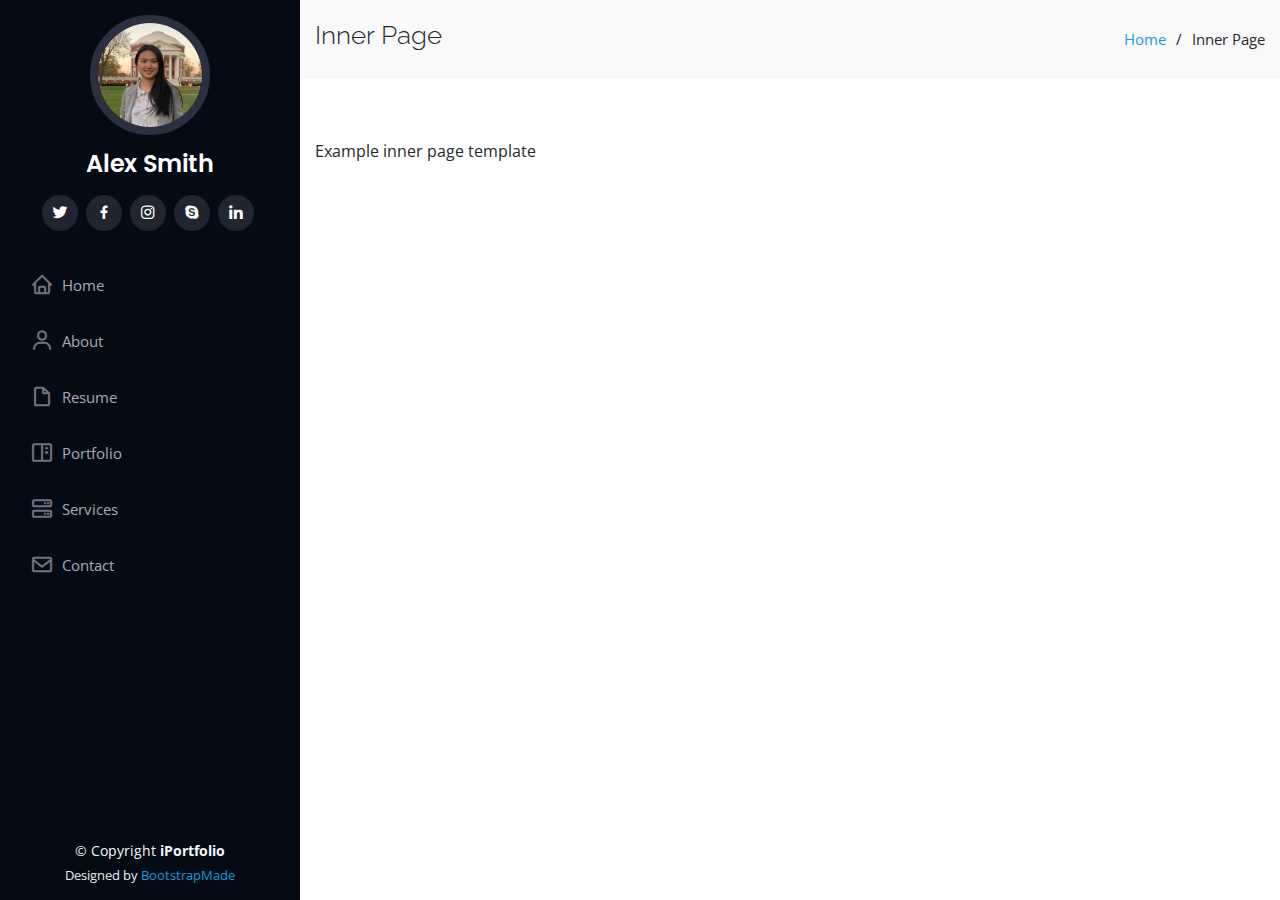
<file: inner-page.html>
<!DOCTYPE html>
<html lang="en">

<head>
  <meta charset="utf-8">
  <meta content="width=device-width, initial-scale=1.0" name="viewport">

  <title>Inner Page - iPortfolio Bootstrap Template</title>
  <meta content="" name="description">
  <meta content="" name="keywords">

  <!-- Favicons -->
  <link href="assets/img/favicon.png" rel="icon">
  <link href="assets/img/apple-touch-icon.png" rel="apple-touch-icon">

  <!-- Google Fonts -->
  <link href="https://fonts.googleapis.com/css?family=Open+Sans:300,300i,400,400i,600,600i,700,700i|Raleway:300,300i,400,400i,500,500i,600,600i,700,700i|Poppins:300,300i,400,400i,500,500i,600,600i,700,700i" rel="stylesheet">

  <!-- Vendor CSS Files -->
  <link href="assets/vendor/bootstrap/css/bootstrap.min.css" rel="stylesheet">
  <link href="assets/vendor/icofont/icofont.min.css" rel="stylesheet">
  <link href="assets/vendor/boxicons/css/boxicons.min.css" rel="stylesheet">
  <link href="assets/vendor/venobox/venobox.css" rel="stylesheet">
  <link href="assets/vendor/owl.carousel/assets/owl.carousel.min.css" rel="stylesheet">
  <link href="assets/vendor/aos/aos.css" rel="stylesheet">

  <!-- Template Main CSS File -->
  <link href="assets/css/style.css" rel="stylesheet">

  <!-- =======================================================
  * Template Name: iPortfolio - v1.4.1
  * Template URL: https://bootstrapmade.com/iportfolio-bootstrap-portfolio-websites-template/
  * Author: BootstrapMade.com
  * License: https://bootstrapmade.com/license/
  ======================================================== -->
</head>

<body>

  <!-- ======= Mobile nav toggle button ======= -->
  <button type="button" class="mobile-nav-toggle d-xl-none"><i class="icofont-navigation-menu"></i></button>

  <!-- ======= Header ======= -->
  <header id="header">
    <div class="d-flex flex-column">

      <div class="profile">
        <img src="assets/img/profile-img.jpg" alt="" class="img-fluid rounded-circle">
        <h1 class="text-light"><a href="index.html">Alex Smith</a></h1>
        <div class="social-links mt-3 text-center">
          <a href="#" class="twitter"><i class="bx bxl-twitter"></i></a>
          <a href="#" class="facebook"><i class="bx bxl-facebook"></i></a>
          <a href="#" class="instagram"><i class="bx bxl-instagram"></i></a>
          <a href="#" class="google-plus"><i class="bx bxl-skype"></i></a>
          <a href="#" class="linkedin"><i class="bx bxl-linkedin"></i></a>
        </div>
      </div>

      <nav class="nav-menu">
        <ul>
          <li><a href="index.html"><i class="bx bx-home"></i> <span>Home</span></a></li>
          <li><a href="#about"><i class="bx bx-user"></i> <span>About</span></a></li>
          <li><a href="#resume"><i class="bx bx-file-blank"></i> <span>Resume</span></a></li>
          <li><a href="#portfolio"><i class="bx bx-book-content"></i> Portfolio</a></li>
          <li><a href="#services"><i class="bx bx-server"></i> Services</a></li>
          <li><a href="#contact"><i class="bx bx-envelope"></i> Contact</a></li>

        </ul>
      </nav><!-- .nav-menu -->
      <button type="button" class="mobile-nav-toggle d-xl-none"><i class="icofont-navigation-menu"></i></button>

    </div>
  </header><!-- End Header -->

  <main id="main">

    <!-- ======= Breadcrumbs ======= -->
    <section class="breadcrumbs">
      <div class="container">

        <div class="d-flex justify-content-between align-items-center">
          <h2>Inner Page</h2>
          <ol>
            <li><a href="index.html">Home</a></li>
            <li>Inner Page</li>
          </ol>
        </div>

      </div>
    </section><!-- End Breadcrumbs -->

    <section class="inner-page">
      <div class="container">
        <p>
          Example inner page template
        </p>
      </div>
    </section>

  </main><!-- End #main -->

  <!-- ======= Footer ======= -->
  <footer id="footer">
    <div class="container">
      <div class="copyright">
        &copy; Copyright <strong><span>iPortfolio</span></strong>
      </div>
      <div class="credits">
        <!-- All the links in the footer should remain intact. -->
        <!-- You can delete the links only if you purchased the pro version. -->
        <!-- Licensing information: https://bootstrapmade.com/license/ -->
        <!-- Purchase the pro version with working PHP/AJAX contact form: https://bootstrapmade.com/iportfolio-bootstrap-portfolio-websites-template/ -->
        Designed by <a href="https://bootstrapmade.com/">BootstrapMade</a>
      </div>
    </div>
  </footer><!-- End  Footer -->

  <a href="#" class="back-to-top"><i class="icofont-simple-up"></i></a>

  <!-- Vendor JS Files -->
  <script src="assets/vendor/jquery/jquery.min.js"></script>
  <script src="assets/vendor/bootstrap/js/bootstrap.bundle.min.js"></script>
  <script src="assets/vendor/jquery.easing/jquery.easing.min.js"></script>
  <script src="assets/vendor/php-email-form/validate.js"></script>
  <script src="assets/vendor/waypoints/jquery.waypoints.min.js"></script>
  <script src="assets/vendor/counterup/counterup.min.js"></script>
  <script src="assets/vendor/isotope-layout/isotope.pkgd.min.js"></script>
  <script src="assets/vendor/venobox/venobox.min.js"></script>
  <script src="assets/vendor/owl.carousel/owl.carousel.min.js"></script>
  <script src="assets/vendor/typed.js/typed.min.js"></script>
  <script src="assets/vendor/aos/aos.js"></script>

  <!-- Template Main JS File -->
  <script src="assets/js/main.js"></script>

</body>

</html>
</file>
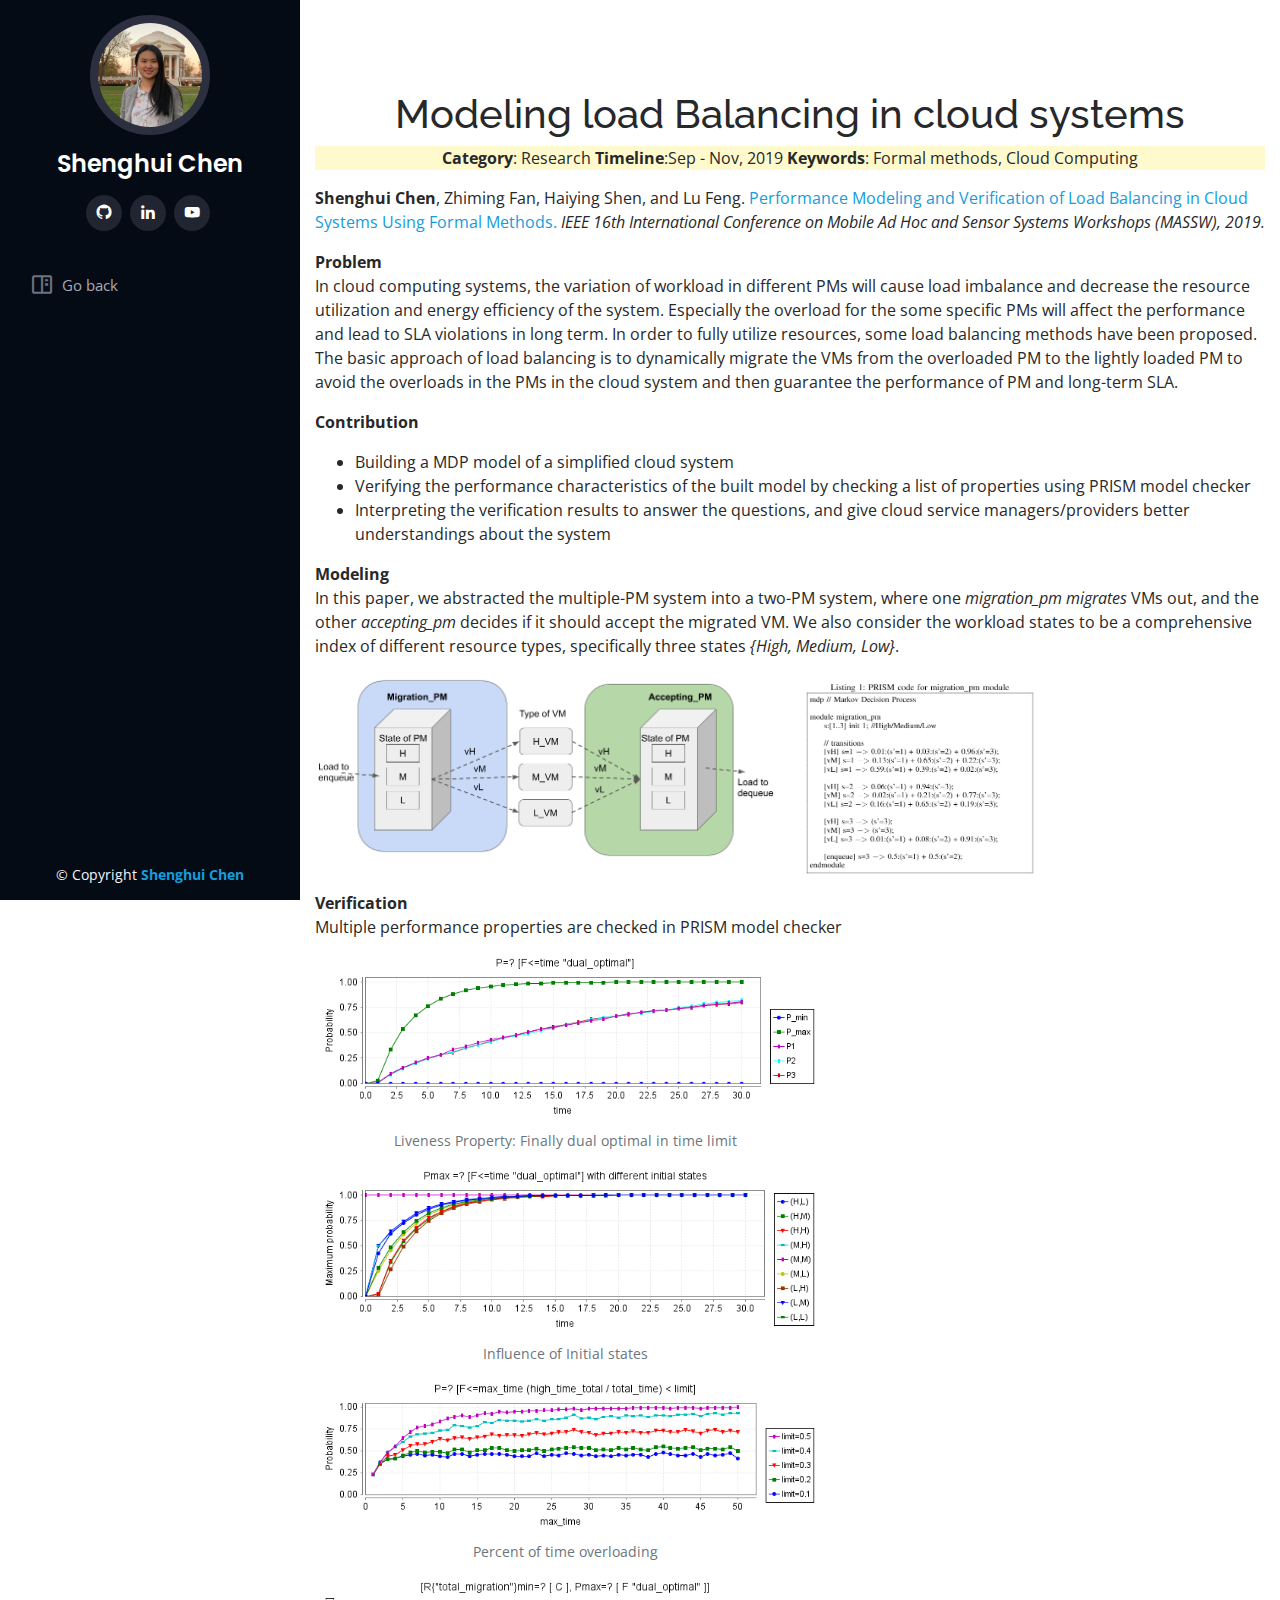
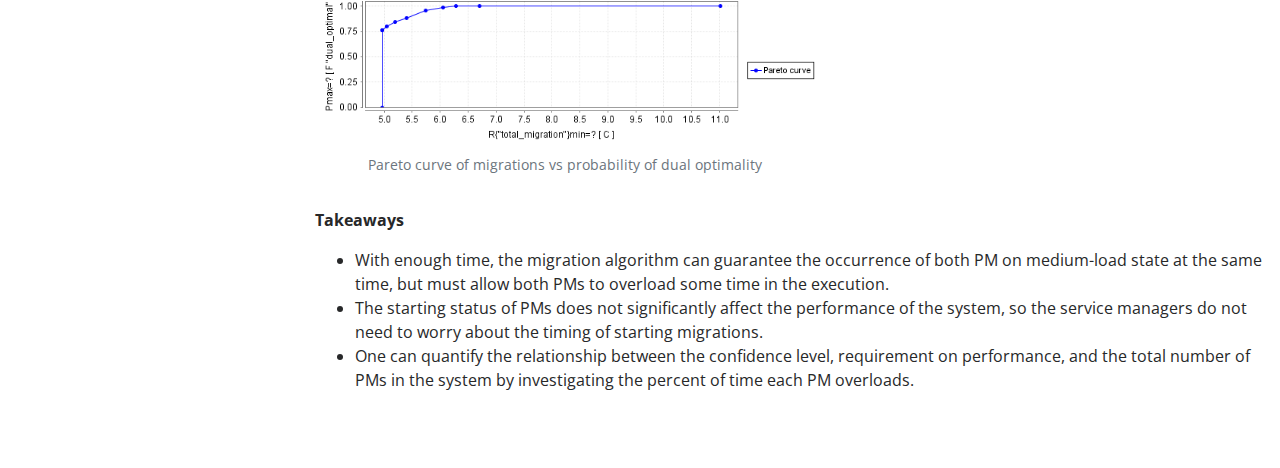
<file: load_balancing.html>
<!DOCTYPE html>
<html lang="en">

<head>
  <meta charset="utf-8">
  <meta content="width=device-width, initial-scale=1.0" name="viewport">

  <title>Load-balancing</title>
  <meta content="" name="description">
  <meta content="" name="keywords">

  <!-- Favicons -->
  <link href="assets/img/favicon.png" rel="icon">
  <link href="assets/img/apple-touch-icon.png" rel="apple-touch-icon">

  <!-- Google Fonts -->
  <link href="https://fonts.googleapis.com/css?family=Open+Sans:300,300i,400,400i,600,600i,700,700i|Raleway:300,300i,400,400i,500,500i,600,600i,700,700i|Poppins:300,300i,400,400i,500,500i,600,600i,700,700i" rel="stylesheet">

  <!-- Vendor CSS Files -->
  <link href="assets/vendor/bootstrap/css/bootstrap.min.css" rel="stylesheet">
  <link href="assets/vendor/icofont/icofont.min.css" rel="stylesheet">
  <link href="assets/vendor/boxicons/css/boxicons.min.css" rel="stylesheet">
  <link href="assets/vendor/venobox/venobox.css" rel="stylesheet">
  <link href="assets/vendor/owl.carousel/assets/owl.carousel.min.css" rel="stylesheet">
  <link href="assets/vendor/aos/aos.css" rel="stylesheet">

  <!-- Template Main CSS File -->
  <link href="assets/css/style.css" rel="stylesheet">

  <!-- =======================================================
  * Template Name: iPortfolio - v1.4.1
  * Template URL: https://bootstrapmade.com/iportfolio-bootstrap-portfolio-websites-template/
  * Author: BootstrapMade.com
  * License: https://bootstrapmade.com/license/
  ======================================================== -->
</head>

<body>

  <!-- ======= Mobile nav toggle button ======= -->
  <button type="button" class="mobile-nav-toggle d-xl-none"><i class="icofont-navigation-menu"></i></button>

  <!-- ======= Header ======= -->
  <header id="header">
    <div class="d-flex flex-column">

      <div class="profile">
        <img src="assets/img/profile-img.jpg" alt="" class="img-fluid rounded-circle">
        <h1 class="text-light"><a href="index.html">Shenghui Chen</a></h1>
        <div class="social-links mt-3 text-center">
          <a href="https://github.com/vivianchen98" class="github"><i class="bx bxl-github"></i></a>
          <a href="https://www.linkedin.com/in/shenghui-chen-409805149/" class="linkedin"><i class="bx bxl-linkedin"></i></a>
          <a href="https://www.youtube.com/channel/UCc_vNYHqRVTKPtlTvueNe9A" class="youtube"><i class="bx bxl-youtube"></i></a>
        </div>
      </div>

      <nav class="nav-menu">
        <ul>
          <!-- <li class="active"><a href="index.html"><i class="bx bx-home"></i> <span>Home</span></a></li> -->
          <!-- <li><a href="#about"><i class="bx bx-user"></i> <span>About</span></a></li>
          <li><a href="#resume"><i class="bx bx-file-blank"></i> <span>Resume</span></a></li>
          <li><a href="#publication"><i class="bx bx-book-content"></i> Publication</a></li> -->
          <li><a href="javascript:history.back()"><i class="bx bx-book-content"></i> Go back</a></li>
          <!-- <li><a href="#activities"><i class="bx bx-server"></i> Activities</a></li>
          <li><a href="#contact"><i class="bx bx-envelope"></i> Contact</a></li> -->

        </ul>
      </nav><!-- .nav-menu -->
      <button type="button" class="mobile-nav-toggle d-xl-none"><i class="icofont-navigation-menu"></i></button>

    </div>
  </header>
  <!-- End Header -->

  <main id="main">

    <!-- ======= Breadcrumbs ======= -->
    <!-- <section id="breadcrumbs" class="breadcrumbs">
      <div class="container">

        <div class="d-flex justify-content-between align-items-center">
          <h2>Portfoio Details</h2>
          <ol>
            <li><a href="index.html">Home</a></li>
            <li>Portfoio Details</li>
          </ol>
        </div>

      </div>
    </section> -->
    <!-- End Breadcrumbs -->

    <!-- ======= Portfolio Details Section ======= -->
    <section id="portfolio-details" class="portfolio-details">
      <div class="container">

        <!-- <div class="portfolio-details-container"> -->

          <!-- <div class="owl-carousel portfolio-details-carousel">
            <img src="assets/img/portfolio/load_balancing.png" class="img-fluid" alt="">
            <img src="assets/img/portfolio-details-2.jpg" class="img-fluid" alt="">
            <img src="assets/img/portfolio-details-3.jpg" class="img-fluid" alt="">
          </div> -->

          <!-- <div class="portfolio-info">
            <h3>Project information</h3>
            <ul>
              <li><strong>Category</strong>: Research <strong>Timeline</strong>: 01 March, 2020 <strong>Keywords</strong>: Formal methods</li>
              <li><strong>Timeline</strong>: 01 March, 2020</li>
              <li><strong>Keywords</strong>: Formal methods</li>
              <li><strong>Project URL</strong>: <a href="#">www.example.com</a></li>
            </ul>
          </div> -->

        <!-- </div> -->

        <div class="portfolio-description">
          <h1 style="text-align:center;">Modeling load Balancing in cloud systems</h1>
          <p style="text-align:center; background-color:LemonChiffon"><strong>Category</strong>: Research <strong>Timeline</strong>:Sep - Nov, 2019 <strong>Keywords</strong>: Formal methods, Cloud Computing</p>

          <p><strong>Shenghui Chen</strong>, Zhiming Fan, Haiying Shen, and Lu Feng.
            <a href="https://www.researchgate.net/publication/340552071_Performance_Modeling_and_Verification_of_Load_Balancing_in_Cloud_Systems_Using_Formal_Methods">
              Performance Modeling and Verification of Load Balancing in Cloud Systems Using Formal Methods.</a>
              <em>IEEE 16th International Conference on Mobile Ad Hoc and Sensor Systems Workshops (MASSW), 2019.</em></p>

          <p>
            <strong>Problem</strong>
            <br>In cloud computing systems, the variation of workload in different PMs will cause load imbalance and decrease the resource utilization and energy efficiency of the system. Especially the overload for the some specific PMs will affect the performance and lead to SLA violations in long term. In order to fully utilize resources, some load balancing methods have been proposed. The basic approach of load balancing is to dynamically migrate the VMs from the overloaded PM to the lightly loaded PM to avoid the overloads in the PMs in the cloud system and then guarantee the performance of PM and long-term SLA.
          </p>

          <p>
            <strong>Contribution</strong>
          </p>
          <ul>
            <li>Building a MDP model of a simplified cloud system </li>
            <li>Verifying the performance characteristics of the built model by checking a list of properties using PRISM model checker </li>
            <li>Interpreting the verification results to answer the questions, and give cloud service managers/providers better understandings about the system </li>
          </ul>

          <p>
            <strong>Modeling</strong>
            <br>In this paper, we abstracted the multiple-PM system into a two-PM system, where one <em>migration_pm migrates</em> VMs out,
            and the other <em>accepting_pm</em> decides if it should accept the migrated VM. We also consider the workload states to be a comprehensive index of different resource types,
            specifically three  states <em>{High, Medium, Low}</em>.
            <!-- <img src="assets/img/load_balancing/conceptual model rep.png" class="rounded float-left" alt="Load balancing model representation" width="600">
            <img src="assets/img/load_balancing/prism code.png" class="rounded float-right" alt="PRISM implementation of the model" width="400"> -->
            <div class="row">
              <div class="col-md-6">
                <img src="assets/img/load_balancing/conceptual model rep.png" alt="Load balancing model representation" style="width:100%">
              </div>
              <div class="col-md-6">
                <img src="assets/img/load_balancing/prism code.png" alt="PRISM implementation of the model" style="width:50%">
              </div>
            </div>
          </p>

          <p>
            <strong>Verification</strong>
            <br>Multiple performance properties are checked in PRISM model checker
            <!-- <img src="assets/img/load_balancing/initial_states.png" class="rounded" alt="PRISM implementation of the model" width="500"> -->
            <figure class="figure">
              <img src="assets/img/load_balancing/livenss.png" class="figure-img img-fluid rounded" alt="Liveness Property: Finally dual optimal in time limit" width="500">
              <figcaption class="figure-caption text-center">Liveness Property: Finally dual optimal in time limit</figcaption>
            </figure>
            <figure class="figure">
              <img src="assets/img/load_balancing/initial_states.png" class="figure-img img-fluid rounded" alt="Influence of Initial states" width="500">
              <figcaption class="figure-caption text-center">Influence of Initial states</figcaption>
            </figure>
            <figure class="figure">
              <img src="assets/img/load_balancing/high_time_percent__2PM.png" class="figure-img img-fluid rounded" alt="Percent of time overloading" width="500">
              <figcaption class="figure-caption text-center">Percent of time overloading</figcaption>
            </figure>
            <figure class="figure">
              <img src="assets/img/load_balancing/multi_obj.png" class="figure-img img-fluid rounded" alt="Pareto curve of migrations vs probability of dual optimality" width="500">
              <figcaption class="figure-caption text-center">Pareto curve of migrations vs probability of dual optimality</figcaption>
            </figure>
          </p>

          <p>
            <strong>Takeaways</strong>
          </p>
          <ul>
            <li>With enough time, the migration algorithm can guarantee the occurrence of both PM on medium-load state at the same time, but must allow both PMs to overload some time in the execution. </li>
            <li>The starting status of PMs does not significantly affect the performance of the system, so the service managers do not need to worry about the timing of starting migrations.</li>
            <li>One can quantify the relationship between the confidence level, requirement on performance, and the total number of PMs in the system by investigating the percent of time each PM overloads.</li>
          </ul>
        </div>

      </div>
    </section><!-- End Portfolio Details Section -->

  </main><!-- End #main -->

  <!-- ======= Footer ======= -->
  <footer id="footer">
    <div class="container">
      <div class="copyright">
        &copy; Copyright <a href="https://bootstrapmade.com/"><strong><span>Shenghui Chen</span></strong>
      </div>

    </div>
  </footer><!-- End  Footer -->

  <a href="#" class="back-to-top"><i class="icofont-simple-up"></i></a>

  <!-- Vendor JS Files -->
  <script src="assets/vendor/jquery/jquery.min.js"></script>
  <script src="assets/vendor/bootstrap/js/bootstrap.bundle.min.js"></script>
  <script src="assets/vendor/jquery.easing/jquery.easing.min.js"></script>
  <script src="assets/vendor/php-email-form/validate.js"></script>
  <script src="assets/vendor/waypoints/jquery.waypoints.min.js"></script>
  <script src="assets/vendor/counterup/counterup.min.js"></script>
  <script src="assets/vendor/isotope-layout/isotope.pkgd.min.js"></script>
  <script src="assets/vendor/venobox/venobox.min.js"></script>
  <script src="assets/vendor/owl.carousel/owl.carousel.min.js"></script>
  <script src="assets/vendor/typed.js/typed.min.js"></script>
  <script src="assets/vendor/aos/aos.js"></script>

  <!-- Template Main JS File -->
  <script src="assets/js/main.js"></script>

</body>

</html>
</file>
<file: assets/vendor/venobox/venobox.css>
/* ------ venobox.css --------*/
.vbox-overlay *, .vbox-overlay *:before, .vbox-overlay *:after{
    -webkit-backface-visibility: hidden;
    -webkit-box-sizing:border-box;
    -moz-box-sizing:border-box;
    box-sizing:border-box;
}
.vbox-overlay * { 
    -webkit-backface-visibility: visible;
    backface-visibility: visible;
}
.vbox-overlay{
    display: -webkit-flex;
    display: flex;
    -webkit-flex-direction: column;
    flex-direction: column;
    -webkit-justify-content: center;
    justify-content: center;
    -webkit-align-items: center;
    align-items: center;
    position: fixed;
    left: 0;
    top: 0;
    bottom: 0;
    right: 0;
    z-index: 999999;
}

/* ----- navigation ----- */
.vbox-title{
    width: 100%;
    height: 40px;
    float: left;
    text-align: center;
    line-height: 28px;
    font-size: 12px;
    padding: 6px 50px;
    overflow: hidden;
    position: fixed;
    display: none;
    left: 0;
    z-index: 89;
}
.vbox-close{
    cursor: pointer;
    position: fixed;
    top: -1px;
    right: 0;
    width: 50px;
    height: 40px;
    padding: 6px;
    display: block;
    background-position:10px center;
    overflow: hidden;
    font-size: 24px;
    line-height: 1;
    text-align: center;
    z-index: 99;
}
.vbox-left{
    cursor: pointer;
    position: fixed;
    left: 0;
    height: 40px;
    overflow: hidden;
    line-height: 28px;
    font-size: 12px;
    z-index: 99;
    display: flex;
    align-items:center;
}
.vbox-num{
    display: inline-block;
    margin: 6px 0 6px 15px;
}
/* ----- Social share ----- */
.vbox-share{
    line-height: 28px;
    font-size: 12px;
    overflow: hidden;
    position: fixed;
    left: 0;
    z-index: 98;
    display: flex;
    align-items:center;
    justify-content: center;
    width: 100%;
    text-align: center;
}
.vbox-share svg{
    max-height: 28px;
    width: 28px;
    z-index: 10;
    margin-left: 12px;
    margin-top: 6px;
    margin-bottom: 6px;
    vertical-align: middle;
}


/* ----- navigation ARROWS ----- */
.vbox-next, .vbox-prev{
    position: fixed;
    top: 50%;
    margin-top: -15px;
    overflow: hidden;
    cursor: pointer;
    display: block;
    width: 45px;
    height: 45px;
    z-index: 99;
}
.vbox-next span, .vbox-prev span{
    position: relative;
    width: 20px;
    height: 20px;
    border: 2px solid transparent;
    border-top-color: #B6B6B6;
    border-right-color: #B6B6B6;
    text-indent: -100px;
    position: absolute;
    top: 8px;
    display: block;
}
.vbox-prev{
    left: 15px;
}
.vbox-next{
    right: 15px;
}
.vbox-prev span{
    left: 10px;
    -ms-transform: rotate(-135deg);
    -webkit-transform: rotate(-135deg);
    transform: rotate(-135deg);
}
.vbox-next span{
    -ms-transform: rotate(45deg);
    -webkit-transform: rotate(45deg);
    transform: rotate(45deg);
    right: 10px;
}
/* ------- inline window ------ */
.vbox-inline{
    width: 420px;
    height: 315px;
    height: 70vh;
    padding: 10px;
    background: #fff;
    margin: 0 auto;
    overflow: auto;
    text-align: left;
}
/* ------- Video & iFrames window ------ */
.venoframe{
    max-width: 100%;
    width: 100%;
    border: none;
    width: 100%;
    height: 260px;
    height: 70vh;
}
.venoframe.vbvid{
    height: 260px;
}
@media (min-width: 768px) {
    .venoframe, .vbox-inline{
        width: 90%;
        height: 360px;
        height: 70vh;
    }
    .venoframe.vbvid{
        width: 640px;
        height: 360px;
    }
}
@media (min-width: 992px) {
    .venoframe, .vbox-inline{
        max-width: 1200px;
        width: 80%;
        height: 540px;
        height: 70vh;
    }
    .venoframe.vbvid{
        width: 960px;
        height: 540px;
    }
}
/* 
Please do NOT edit this part! 
or at least read this note: http://i.imgur.com/7C0ws9e.gif
*/
.vbox-open{
    overflow: hidden;
}
.vbox-container{
    position: absolute;
    left: 0;
    right: 0;
    top: 0;
    bottom: 0;
    overflow-x: hidden;
    overflow-y: scroll;
    overflow-scrolling: touch;
    -webkit-overflow-scrolling: touch;
    z-index: 20;
    max-height: 100%;

}

.vbox-content{
    text-align: center;
    float: left;
    width: 100%;
    position: relative;
    overflow: hidden;
    padding: 20px 4%;
}
.vbox-container img{
    max-width: 100%;
    height: auto;
}
.vbox-figlio{
    box-shadow: 0 0 12px rgba(0,0,0,0.19), 0 6px 6px rgba(0,0,0,0.23);
    max-width: 100%;
    text-align: initial;
}
img.vbox-figlio{
    -webkit-user-select: none;
-khtml-user-select: none;
-moz-user-select: none;
-o-user-select: none;
user-select: none;
}
.vbox-content.swipe-left{
    margin-left: -200px !important;
}
.vbox-content.swipe-right{
    margin-left: 200px !important;
}
.vbox-animated{
    webkit-transition: margin 300ms ease-out;
    transition: margin 300ms ease-out;
}

/* ---------- preloader ----------
 * SPINKIT 
 * http://tobiasahlin.com/spinkit/
-------------------------------- */
.sk-double-bounce,.sk-rotating-plane{width:40px;height:40px;margin:40px auto}.sk-rotating-plane{background-color:#333;-webkit-animation:sk-rotatePlane 1.2s infinite ease-in-out;animation:sk-rotatePlane 1.2s infinite ease-in-out}@-webkit-keyframes sk-rotatePlane{0%{-webkit-transform:perspective(120px) rotateX(0) rotateY(0);transform:perspective(120px) rotateX(0) rotateY(0)}50%{-webkit-transform:perspective(120px) rotateX(-180.1deg) rotateY(0);transform:perspective(120px) rotateX(-180.1deg) rotateY(0)}100%{-webkit-transform:perspective(120px) rotateX(-180deg) rotateY(-179.9deg);transform:perspective(120px) rotateX(-180deg) rotateY(-179.9deg)}}@keyframes sk-rotatePlane{0%{-webkit-transform:perspective(120px) rotateX(0) rotateY(0);transform:perspective(120px) rotateX(0) rotateY(0)}50%{-webkit-transform:perspective(120px) rotateX(-180.1deg) rotateY(0);transform:perspective(120px) rotateX(-180.1deg) rotateY(0)}100%{-webkit-transform:perspective(120px) rotateX(-180deg) rotateY(-179.9deg);transform:perspective(120px) rotateX(-180deg) rotateY(-179.9deg)}}.sk-double-bounce{position:relative}.sk-double-bounce .sk-child{width:100%;height:100%;border-radius:50%;background-color:#333;opacity:.6;position:absolute;top:0;left:0;-webkit-animation:sk-doubleBounce 2s infinite ease-in-out;animation:sk-doubleBounce 2s infinite ease-in-out}.sk-chasing-dots .sk-child,.sk-spinner-pulse,.sk-three-bounce .sk-child{background-color:#333;border-radius:100%}.sk-double-bounce .sk-double-bounce2{-webkit-animation-delay:-1s;animation-delay:-1s}@-webkit-keyframes sk-doubleBounce{0%,100%{-webkit-transform:scale(0);transform:scale(0)}50%{-webkit-transform:scale(1);transform:scale(1)}}@keyframes sk-doubleBounce{0%,100%{-webkit-transform:scale(0);transform:scale(0)}50%{-webkit-transform:scale(1);transform:scale(1)}}.sk-wave{margin:40px auto;width:50px;height:40px;text-align:center;font-size:10px}.sk-wave .sk-rect{background-color:#333;height:100%;width:6px;display:inline-block;-webkit-animation:sk-waveStretchDelay 1.2s infinite ease-in-out;animation:sk-waveStretchDelay 1.2s infinite ease-in-out}.sk-wave .sk-rect1{-webkit-animation-delay:-1.2s;animation-delay:-1.2s}.sk-wave .sk-rect2{-webkit-animation-delay:-1.1s;animation-delay:-1.1s}.sk-wave .sk-rect3{-webkit-animation-delay:-1s;animation-delay:-1s}.sk-wave .sk-rect4{-webkit-animation-delay:-.9s;animation-delay:-.9s}.sk-wave .sk-rect5{-webkit-animation-delay:-.8s;animation-delay:-.8s}@-webkit-keyframes sk-waveStretchDelay{0%,100%,40%{-webkit-transform:scaleY(.4);transform:scaleY(.4)}20%{-webkit-transform:scaleY(1);transform:scaleY(1)}}@keyframes sk-waveStretchDelay{0%,100%,40%{-webkit-transform:scaleY(.4);transform:scaleY(.4)}20%{-webkit-transform:scaleY(1);transform:scaleY(1)}}.sk-wandering-cubes{margin:40px auto;width:40px;height:40px;position:relative}.sk-wandering-cubes .sk-cube{background-color:#333;width:10px;height:10px;position:absolute;top:0;left:0;-webkit-animation:sk-wanderingCube 1.8s ease-in-out -1.8s infinite both;animation:sk-wanderingCube 1.8s ease-in-out -1.8s infinite both}.sk-chasing-dots,.sk-spinner-pulse{width:40px;height:40px;margin:40px auto}.sk-wandering-cubes .sk-cube2{-webkit-animation-delay:-.9s;animation-delay:-.9s}@-webkit-keyframes sk-wanderingCube{0%{-webkit-transform:rotate(0);transform:rotate(0)}25%{-webkit-transform:translateX(30px) rotate(-90deg) scale(.5);transform:translateX(30px) rotate(-90deg) scale(.5)}50%{-webkit-transform:translateX(30px) translateY(30px) rotate(-179deg);transform:translateX(30px) translateY(30px) rotate(-179deg)}50.1%{-webkit-transform:translateX(30px) translateY(30px) rotate(-180deg);transform:translateX(30px) translateY(30px) rotate(-180deg)}75%{-webkit-transform:translateX(0) translateY(30px) rotate(-270deg) scale(.5);transform:translateX(0) translateY(30px) rotate(-270deg) scale(.5)}100%{-webkit-transform:rotate(-360deg);transform:rotate(-360deg)}}@keyframes sk-wanderingCube{0%{-webkit-transform:rotate(0);transform:rotate(0)}25%{-webkit-transform:translateX(30px) rotate(-90deg) scale(.5);transform:translateX(30px) rotate(-90deg) scale(.5)}50%{-webkit-transform:translateX(30px) translateY(30px) rotate(-179deg);transform:translateX(30px) translateY(30px) rotate(-179deg)}50.1%{-webkit-transform:translateX(30px) translateY(30px) rotate(-180deg);transform:translateX(30px) translateY(30px) rotate(-180deg)}75%{-webkit-transform:translateX(0) translateY(30px) rotate(-270deg) scale(.5);transform:translateX(0) translateY(30px) rotate(-270deg) scale(.5)}100%{-webkit-transform:rotate(-360deg);transform:rotate(-360deg)}}.sk-spinner-pulse{-webkit-animation:sk-pulseScaleOut 1s infinite ease-in-out;animation:sk-pulseScaleOut 1s infinite ease-in-out}@-webkit-keyframes sk-pulseScaleOut{0%{-webkit-transform:scale(0);transform:scale(0)}100%{-webkit-transform:scale(1);transform:scale(1);opacity:0}}@keyframes sk-pulseScaleOut{0%{-webkit-transform:scale(0);transform:scale(0)}100%{-webkit-transform:scale(1);transform:scale(1);opacity:0}}.sk-chasing-dots{position:relative;text-align:center;-webkit-animation:sk-chasingDotsRotate 2s infinite linear;animation:sk-chasingDotsRotate 2s infinite linear}.sk-chasing-dots .sk-child{width:60%;height:60%;display:inline-block;position:absolute;top:0;-webkit-animation:sk-chasingDotsBounce 2s infinite ease-in-out;animation:sk-chasingDotsBounce 2s infinite ease-in-out}.sk-chasing-dots .sk-dot2{top:auto;bottom:0;-webkit-animation-delay:-1s;animation-delay:-1s}@-webkit-keyframes sk-chasingDotsRotate{100%{-webkit-transform:rotate(360deg);transform:rotate(360deg)}}@keyframes sk-chasingDotsRotate{100%{-webkit-transform:rotate(360deg);transform:rotate(360deg)}}@-webkit-keyframes sk-chasingDotsBounce{0%,100%{-webkit-transform:scale(0);transform:scale(0)}50%{-webkit-transform:scale(1);transform:scale(1)}}@keyframes sk-chasingDotsBounce{0%,100%{-webkit-transform:scale(0);transform:scale(0)}50%{-webkit-transform:scale(1);transform:scale(1)}}.sk-three-bounce{margin:40px auto;width:80px;text-align:center}.sk-three-bounce .sk-child{width:20px;height:20px;display:inline-block;-webkit-animation:sk-three-bounce 1.4s ease-in-out 0s infinite both;animation:sk-three-bounce 1.4s ease-in-out 0s infinite both}.sk-circle .sk-child:before,.sk-fading-circle .sk-circle:before{display:block;border-radius:100%;content:'';background-color:#333}.sk-three-bounce .sk-bounce1{-webkit-animation-delay:-.32s;animation-delay:-.32s}.sk-three-bounce .sk-bounce2{-webkit-animation-delay:-.16s;animation-delay:-.16s}@-webkit-keyframes sk-three-bounce{0%,100%,80%{-webkit-transform:scale(0);transform:scale(0)}40%{-webkit-transform:scale(1);transform:scale(1)}}@keyframes sk-three-bounce{0%,100%,80%{-webkit-transform:scale(0);transform:scale(0)}40%{-webkit-transform:scale(1);transform:scale(1)}}.sk-circle{margin:40px auto;width:40px;height:40px;position:relative}.sk-circle .sk-child{width:100%;height:100%;position:absolute;left:0;top:0}.sk-circle .sk-child:before{margin:0 auto;width:15%;height:15%;-webkit-animation:sk-circleBounceDelay 1.2s infinite ease-in-out both;animation:sk-circleBounceDelay 1.2s infinite ease-in-out both}.sk-circle .sk-circle2{-webkit-transform:rotate(30deg);-ms-transform:rotate(30deg);transform:rotate(30deg)}.sk-circle .sk-circle3{-webkit-transform:rotate(60deg);-ms-transform:rotate(60deg);transform:rotate(60deg)}.sk-circle .sk-circle4{-webkit-transform:rotate(90deg);-ms-transform:rotate(90deg);transform:rotate(90deg)}.sk-circle .sk-circle5{-webkit-transform:rotate(120deg);-ms-transform:rotate(120deg);transform:rotate(120deg)}.sk-circle .sk-circle6{-webkit-transform:rotate(150deg);-ms-transform:rotate(150deg);transform:rotate(150deg)}.sk-circle .sk-circle7{-webkit-transform:rotate(180deg);-ms-transform:rotate(180deg);transform:rotate(180deg)}.sk-circle .sk-circle8{-webkit-transform:rotate(210deg);-ms-transform:rotate(210deg);transform:rotate(210deg)}.sk-circle .sk-circle9{-webkit-transform:rotate(240deg);-ms-transform:rotate(240deg);transform:rotate(240deg)}.sk-circle .sk-circle10{-webkit-transform:rotate(270deg);-ms-transform:rotate(270deg);transform:rotate(270deg)}.sk-circle .sk-circle11{-webkit-transform:rotate(300deg);-ms-transform:rotate(300deg);transform:rotate(300deg)}.sk-circle .sk-circle12{-webkit-transform:rotate(330deg);-ms-transform:rotate(330deg);transform:rotate(330deg)}.sk-circle .sk-circle2:before{-webkit-animation-delay:-1.1s;animation-delay:-1.1s}.sk-circle .sk-circle3:before{-webkit-animation-delay:-1s;animation-delay:-1s}.sk-circle .sk-circle4:before{-webkit-animation-delay:-.9s;animation-delay:-.9s}.sk-circle .sk-circle5:before{-webkit-animation-delay:-.8s;animation-delay:-.8s}.sk-circle .sk-circle6:before{-webkit-animation-delay:-.7s;animation-delay:-.7s}.sk-circle .sk-circle7:before{-webkit-animation-delay:-.6s;animation-delay:-.6s}.sk-circle .sk-circle8:before{-webkit-animation-delay:-.5s;animation-delay:-.5s}.sk-circle .sk-circle9:before{-webkit-animation-delay:-.4s;animation-delay:-.4s}.sk-circle .sk-circle10:before{-webkit-animation-delay:-.3s;animation-delay:-.3s}.sk-circle .sk-circle11:before{-webkit-animation-delay:-.2s;animation-delay:-.2s}.sk-circle .sk-circle12:before{-webkit-animation-delay:-.1s;animation-delay:-.1s}@-webkit-keyframes sk-circleBounceDelay{0%,100%,80%{-webkit-transform:scale(0);transform:scale(0)}40%{-webkit-transform:scale(1);transform:scale(1)}}@keyframes sk-circleBounceDelay{0%,100%,80%{-webkit-transform:scale(0);transform:scale(0)}40%{-webkit-transform:scale(1);transform:scale(1)}}.sk-cube-grid{width:40px;height:40px;margin:40px auto}.sk-cube-grid .sk-cube{width:33.33%;height:33.33%;background-color:#333;float:left;-webkit-animation:sk-cubeGridScaleDelay 1.3s infinite ease-in-out;animation:sk-cubeGridScaleDelay 1.3s infinite ease-in-out}.sk-cube-grid .sk-cube1{-webkit-animation-delay:.2s;animation-delay:.2s}.sk-cube-grid .sk-cube2{-webkit-animation-delay:.3s;animation-delay:.3s}.sk-cube-grid .sk-cube3{-webkit-animation-delay:.4s;animation-delay:.4s}.sk-cube-grid .sk-cube4{-webkit-animation-delay:.1s;animation-delay:.1s}.sk-cube-grid .sk-cube5{-webkit-animation-delay:.2s;animation-delay:.2s}.sk-cube-grid .sk-cube6{-webkit-animation-delay:.3s;animation-delay:.3s}.sk-cube-grid .sk-cube7{-webkit-animation-delay:0ms;animation-delay:0ms}.sk-cube-grid .sk-cube8{-webkit-animation-delay:.1s;animation-delay:.1s}.sk-cube-grid .sk-cube9{-webkit-animation-delay:.2s;animation-delay:.2s}@-webkit-keyframes sk-cubeGridScaleDelay{0%,100%,70%{-webkit-transform:scale3D(1,1,1);transform:scale3D(1,1,1)}35%{-webkit-transform:scale3D(0,0,1);transform:scale3D(0,0,1)}}@keyframes sk-cubeGridScaleDelay{0%,100%,70%{-webkit-transform:scale3D(1,1,1);transform:scale3D(1,1,1)}35%{-webkit-transform:scale3D(0,0,1);transform:scale3D(0,0,1)}}.sk-fading-circle{margin:40px auto;width:40px;height:40px;position:relative}.sk-fading-circle .sk-circle{width:100%;height:100%;position:absolute;left:0;top:0}.sk-fading-circle .sk-circle:before{margin:0 auto;width:15%;height:15%;-webkit-animation:sk-circleFadeDelay 1.2s infinite ease-in-out both;animation:sk-circleFadeDelay 1.2s infinite ease-in-out both}.sk-fading-circle .sk-circle2{-webkit-transform:rotate(30deg);-ms-transform:rotate(30deg);transform:rotate(30deg)}.sk-fading-circle .sk-circle3{-webkit-transform:rotate(60deg);-ms-transform:rotate(60deg);transform:rotate(60deg)}.sk-fading-circle .sk-circle4{-webkit-transform:rotate(90deg);-ms-transform:rotate(90deg);transform:rotate(90deg)}.sk-fading-circle .sk-circle5{-webkit-transform:rotate(120deg);-ms-transform:rotate(120deg);transform:rotate(120deg)}.sk-fading-circle .sk-circle6{-webkit-transform:rotate(150deg);-ms-transform:rotate(150deg);transform:rotate(150deg)}.sk-fading-circle .sk-circle7{-webkit-transform:rotate(180deg);-ms-transform:rotate(180deg);transform:rotate(180deg)}.sk-fading-circle .sk-circle8{-webkit-transform:rotate(210deg);-ms-transform:rotate(210deg);transform:rotate(210deg)}.sk-fading-circle .sk-circle9{-webkit-transform:rotate(240deg);-ms-transform:rotate(240deg);transform:rotate(240deg)}.sk-fading-circle .sk-circle10{-webkit-transform:rotate(270deg);-ms-transform:rotate(270deg);transform:rotate(270deg)}.sk-fading-circle .sk-circle11{-webkit-transform:rotate(300deg);-ms-transform:rotate(300deg);transform:rotate(300deg)}.sk-fading-circle .sk-circle12{-webkit-transform:rotate(330deg);-ms-transform:rotate(330deg);transform:rotate(330deg)}.sk-fading-circle .sk-circle2:before{-webkit-animation-delay:-1.1s;animation-delay:-1.1s}.sk-fading-circle .sk-circle3:before{-webkit-animation-delay:-1s;animation-delay:-1s}.sk-fading-circle .sk-circle4:before{-webkit-animation-delay:-.9s;animation-delay:-.9s}.sk-fading-circle .sk-circle5:before{-webkit-animation-delay:-.8s;animation-delay:-.8s}.sk-fading-circle .sk-circle6:before{-webkit-animation-delay:-.7s;animation-delay:-.7s}.sk-fading-circle .sk-circle7:before{-webkit-animation-delay:-.6s;animation-delay:-.6s}.sk-fading-circle .sk-circle8:before{-webkit-animation-delay:-.5s;animation-delay:-.5s}.sk-fading-circle .sk-circle9:before{-webkit-animation-delay:-.4s;animation-delay:-.4s}.sk-fading-circle .sk-circle10:before{-webkit-animation-delay:-.3s;animation-delay:-.3s}.sk-fading-circle .sk-circle11:before{-webkit-animation-delay:-.2s;animation-delay:-.2s}.sk-fading-circle .sk-circle12:before{-webkit-animation-delay:-.1s;animation-delay:-.1s}@-webkit-keyframes sk-circleFadeDelay{0%,100%,39%{opacity:0}40%{opacity:1}}@keyframes sk-circleFadeDelay{0%,100%,39%{opacity:0}40%{opacity:1}}.sk-folding-cube{margin:40px auto;width:40px;height:40px;position:relative;-webkit-transform:rotateZ(45deg);transform:rotateZ(45deg)}.sk-folding-cube .sk-cube{float:left;width:50%;height:50%;position:relative;-webkit-transform:scale(1.1);-ms-transform:scale(1.1);transform:scale(1.1)}.sk-folding-cube .sk-cube:before{content:'';position:absolute;top:0;left:0;width:100%;height:100%;background-color:#333;-webkit-animation:sk-foldCubeAngle 2.4s infinite linear both;animation:sk-foldCubeAngle 2.4s infinite linear both;-webkit-transform-origin:100% 100%;-ms-transform-origin:100% 100%;transform-origin:100% 100%}.sk-folding-cube .sk-cube2{-webkit-transform:scale(1.1) rotateZ(90deg);transform:scale(1.1) rotateZ(90deg)}.sk-folding-cube .sk-cube3{-webkit-transform:scale(1.1) rotateZ(180deg);transform:scale(1.1) rotateZ(180deg)}.sk-folding-cube .sk-cube4{-webkit-transform:scale(1.1) rotateZ(270deg);transform:scale(1.1) rotateZ(270deg)}.sk-folding-cube .sk-cube2:before{-webkit-animation-delay:.3s;animation-delay:.3s}.sk-folding-cube .sk-cube3:before{-webkit-animation-delay:.6s;animation-delay:.6s}.sk-folding-cube .sk-cube4:before{-webkit-animation-delay:.9s;animation-delay:.9s}@-webkit-keyframes sk-foldCubeAngle{0%,10%{-webkit-transform:perspective(140px) rotateX(-180deg);transform:perspective(140px) rotateX(-180deg);opacity:0}25%,75%{-webkit-transform:perspective(140px) rotateX(0);transform:perspective(140px) rotateX(0);opacity:1}100%,90%{-webkit-transform:perspective(140px) rotateY(180deg);transform:perspective(140px) rotateY(180deg);opacity:0}}@keyframes sk-foldCubeAngle{0%,10%{-webkit-transform:perspective(140px) rotateX(-180deg);transform:perspective(140px) rotateX(-180deg);opacity:0}25%,75%{-webkit-transform:perspective(140px) rotateX(0);transform:perspective(140px) rotateX(0);opacity:1}100%,90%{-webkit-transform:perspective(140px) rotateY(180deg);transform:perspective(140px) rotateY(180deg);opacity:0}}
</file>
<file: assets/css/style.css>
/**
* Template Name: iPortfolio - v1.4.1
* Template URL: https://bootstrapmade.com/iportfolio-bootstrap-portfolio-websites-template/
* Author: BootstrapMade.com
* License: https://bootstrapmade.com/license/
*/

/*--------------------------------------------------------------
# General
--------------------------------------------------------------*/
body {
  font-family: "Open Sans", sans-serif;
  color: #272829;
}

a {
  color: #149ddd;
}

a:hover {
  color: #37b3ed;
  text-decoration: none;
}

h1, h2, h3, h4, h5, h6 {
  font-family: "Raleway", sans-serif;
}

/*--------------------------------------------------------------
# Back to top button
--------------------------------------------------------------*/
.back-to-top {
  position: fixed;
  display: none;
  width: 40px;
  height: 40px;
  border-radius: 50px;
  right: 15px;
  bottom: 15px;
  background: #149ddd;
  color: #fff;
  transition: display 0.5s ease-in-out;
  z-index: 99999;
}

.back-to-top i {
  font-size: 24px;
  position: absolute;
  top: 7px;
  left: 8px;
}

.back-to-top:hover {
  color: #fff;
  background: #2eafec;
  transition: background 0.2s ease-in-out;
}

/*--------------------------------------------------------------
# Header
--------------------------------------------------------------*/
#header {
  position: fixed;
  top: 0;
  left: 0;
  bottom: 0;
  width: 300px;
  transition: all ease-in-out 0.5s;
  z-index: 9997;
  transition: all 0.5s;
  padding: 0 15px;
  background: #040b14;
  overflow-y: auto;
}

#header .profile img {
  margin: 15px auto;
  display: block;
  width: 120px;
  border: 8px solid #2c2f3f;
}

#header .profile h1 {
  font-size: 24px;
  margin: 0;
  padding: 0;
  font-weight: 600;
  -moz-text-align-last: center;
  text-align-last: center;
  font-family: "Poppins", sans-serif;
}

#header .profile h1 a, #header .profile h1 a:hover {
  color: #fff;
  text-decoration: none;
}

#header .profile .social-links a {
  font-size: 18px;
  display: inline-block;
  background: #212431;
  color: #fff;
  line-height: 1;
  padding: 8px 0;
  margin-right: 4px;
  border-radius: 50%;
  text-align: center;
  width: 36px;
  height: 36px;
  transition: 0.3s;
}

#header .profile .social-links a:hover {
  background: #149ddd;
  color: #fff;
  text-decoration: none;
}

#main {
  margin-left: 300px;
}

@media (max-width: 1199px) {
  #header {
    left: -300px;
  }
  #main {
    margin-left: 0;
  }
}

/*--------------------------------------------------------------
# Navigation Menu
--------------------------------------------------------------*/
/* Desktop Navigation */
.nav-menu {
  padding-top: 30px;
}

.nav-menu * {
  margin: 0;
  padding: 0;
  list-style: none;
}

.nav-menu > ul > li {
  position: relative;
  white-space: nowrap;
}

.nav-menu a {
  display: flex;
  align-items: center;
  color: #a8a9b4;
  padding: 12px 15px;
  margin-bottom: 8px;
  transition: 0.3s;
  font-size: 15px;
}

.nav-menu a i {
  font-size: 24px;
  padding-right: 8px;
  color: #6f7180;
}

.nav-menu a:hover, .nav-menu .active > a, .nav-menu li:hover > a {
  text-decoration: none;
  color: #fff;
}

.nav-menu a:hover i, .nav-menu .active > a i, .nav-menu li:hover > a i {
  color: #149ddd;
}

/* Mobile Navigation */
.mobile-nav-toggle {
  position: fixed;
  right: 15px;
  top: 15px;
  z-index: 9998;
  border: 0;
  background: none;
  font-size: 24px;
  transition: all 0.4s;
  outline: none !important;
  line-height: 1;
  cursor: pointer;
  text-align: right;
}

.mobile-nav-toggle i {
  color: #149ddd;
}

.mobile-nav-active {
  overflow: hidden;
}

.mobile-nav-active #header {
  left: 0;
}

.mobile-nav-active .mobile-nav-toggle i {
  color: #fff;
}

/*--------------------------------------------------------------
# Hero Section
--------------------------------------------------------------*/
#hero {
  width: 100%;
  height: 100vh;
  background: url("../img/hero-bg.jpg") top center;
  background-size: cover;
}

#hero:before {
  content: "";
  background: rgba(5, 13, 24, 0.3);
  position: absolute;
  bottom: 0;
  top: 0;
  left: 0;
  right: 0;
  z-index: 1;
}

#hero .hero-container {
  position: relative;
  z-index: 2;
  min-width: 300px;
}

#hero h1 {
  margin: 0 0 10px 0;
  font-size: 64px;
  font-weight: 700;
  line-height: 56px;
  color: #fff;
}

#hero p {
  color: #fff;
  margin-bottom: 50px;
  font-size: 26px;
  font-family: "Poppins", sans-serif;
}

#hero p span {
  color: #fff;
  padding-bottom: 4px;
  letter-spacing: 1px;
  border-bottom: 3px solid #149ddd;
}

@media (min-width: 1024px) {
  #hero {
    background-attachment: fixed;
  }
}

@media (max-width: 768px) {
  #hero h1 {
    font-size: 28px;
    line-height: 36px;
  }
  #hero h2 {
    font-size: 18px;
    line-height: 24px;
    margin-bottom: 30px;
  }
}

/*--------------------------------------------------------------
# Sections General
--------------------------------------------------------------*/
section {
  padding: 60px 0;
  overflow: hidden;
}

.section-bg {
  background: #f5f8fd;
}

.section-title {
  padding-bottom: 30px;
}

.section-title h2 {
  font-size: 32px;
  font-weight: bold;
  margin-bottom: 20px;
  padding-bottom: 20px;
  position: relative;
  color: #173b6c;
}

.section-title h2::after {
  content: '';
  position: absolute;
  display: block;
  width: 50px;
  height: 3px;
  background: #149ddd;
  bottom: 0;
  left: 0;
}

.section-title p {
  margin-bottom: 0;
}

/*--------------------------------------------------------------
# About
--------------------------------------------------------------*/
.about .content h3 {
  font-weight: 700;
  font-size: 26px;
  color: #173b6c;
}

.about .content ul {
  list-style: none;
  padding: 0;
}

.about .content ul li {
  padding-bottom: 10px;
}

.about .content ul i {
  font-size: 20px;
  padding-right: 2px;
  color: #149ddd;
}

.about .content p:last-child {
  margin-bottom: 0;
}

/*--------------------------------------------------------------
# Facts
--------------------------------------------------------------*/
.facts {
  padding-bottom: 30px;
}

.facts .count-box {
  padding: 30px;
  width: 100%;
}

.facts .count-box i {
  display: block;
  font-size: 44px;
  color: #149ddd;
  float: left;
}

.facts .count-box span {
  font-size: 48px;
  line-height: 40px;
  display: block;
  font-weight: 700;
  color: #050d18;
  margin-left: 60px;
}

.facts .count-box p {
  padding: 15px 0 0 0;
  margin: 0 0 0 60px;
  font-family: "Raleway", sans-serif;
  font-size: 14px;
  color: #122f57;
}

.facts .count-box a {
  font-weight: 600;
  display: block;
  margin-top: 20px;
  color: #122f57;
  font-size: 15px;
  font-family: "Poppins", sans-serif;
  transition: ease-in-out 0.3s;
}

.facts .count-box a:hover {
  color: #1f5297;
}

/*--------------------------------------------------------------
# Akills
--------------------------------------------------------------*/
.skills .progress {
  height: 50px;
  display: block;
  background: none;
}

.skills .progress .skill {
  padding: 10px 0;
  margin: 0 0 6px 0;
  text-transform: uppercase;
  display: block;
  font-weight: 600;
  font-family: "Poppins", sans-serif;
  color: #050d18;
}

.skills .progress .skill .val {
  float: right;
  font-style: normal;
}

.skills .progress-bar-wrap {
  background: #dce8f8;
}

.skills .progress-bar {
  width: 1px;
  height: 10px;
  transition: .9s;
  background-color: #149ddd;
}

/*--------------------------------------------------------------
# Resume
--------------------------------------------------------------*/
.resume .resume-title {
  font-size: 26px;
  font-weight: 700;
  margin-top: 20px;
  margin-bottom: 20px;
  color: #050d18;
}

.resume .resume-item {
  padding: 0 0 20px 20px;
  margin-top: -2px;
  border-left: 2px solid #1f5297;
  position: relative;
}

.resume .resume-item h4 {
  line-height: 18px;
  font-size: 18px;
  font-weight: 600;
  text-transform: uppercase;
  font-family: "Poppins", sans-serif;
  color: #050d18;
  margin-bottom: 10px;
}

.resume .resume-item h5 {
  font-size: 16px;
  background: #dce8f8;
  padding: 5px 15px;
  display: inline-block;
  font-weight: 600;
  margin-bottom: 10px;
}

.resume .resume-item ul {
  padding-left: 20px;
}

.resume .resume-item ul li {
  padding-bottom: 10px;
}

.resume .resume-item:last-child {
  padding-bottom: 0;
}

.resume .resume-item::before {
  content: "";
  position: absolute;
  width: 16px;
  height: 16px;
  border-radius: 50px;
  left: -9px;
  top: 0;
  background: #fff;
  border: 2px solid #1f5297;
}

/*--------------------------------------------------------------
# Publication
--------------------------------------------------------------*/
.publication .publication-title {
  font-size: 26px;
  font-weight: 700;
  margin-top: 20px;
  margin-bottom: 20px;
  color: #050d18;
}

.publication .publication-item {
  padding: 0 0 20px 20px;
  margin-top: -2px;
  /* border-left: 2px solid #1f5297; */
  position: relative;
}

.publication .publication-item h4 {
  line-height: 18px;
  font-size: 18px;
  font-weight: 600;
  /* text-transform: uppercase; */
  font-family: "Poppins", sans-serif;
  color: #050d18;
  margin-bottom: 10px;
}

.publication .publication-item h5 {
  font-size: 16px;
  background: #dce8f8;
  padding: 5px 15px;
  display: inline-block;
  font-weight: 600;
  margin-bottom: 10px;
}

.publication .publication-item ul {
  padding-left: 20px;
}

.publication .publication-item ul li {
  padding-bottom: 10px;
}

.publication .publication-item:last-child {
  padding-bottom: 0;
}

.publication .publication-item::before {
  content: "";
  position: absolute;
  width: 16px;
  height: 16px;
  /* border-radius: 50px; */
  left: -9px;
  top: 0;
  /* background: #fff; */
  /* border: 2px solid #1f5297; */
}

/*--------------------------------------------------------------
# Portfolio
--------------------------------------------------------------*/
.portfolio .portfolio-item {
  margin-bottom: 30px;
}

.portfolio #portfolio-flters {
  padding: 0;
  margin: 0 auto 35px auto;
  list-style: none;
  text-align: center;
  background: #fff;
  border-radius: 50px;
  padding: 2px 15px;
}

.portfolio #portfolio-flters li {
  cursor: pointer;
  display: inline-block;
  padding: 10px 15px 8px 15px;
  font-size: 14px;
  font-weight: 600;
  line-height: 1;
  text-transform: uppercase;
  color: #272829;
  margin-bottom: 5px;
  transition: all 0.3s ease-in-out;
}

.portfolio #portfolio-flters li:hover, .portfolio #portfolio-flters li.filter-active {
  color: #149ddd;
}

.portfolio #portfolio-flters li:last-child {
  margin-right: 0;
}

.portfolio .portfolio-wrap {
  transition: 0.3s;
  position: relative;
  overflow: hidden;
  z-index: 1;
}

.portfolio .portfolio-wrap::before {
  content: "";
  background: rgba(255, 255, 255, 0.5);
  position: absolute;
  left: 0;
  right: 0;
  top: 0;
  bottom: 0;
  transition: all ease-in-out 0.3s;
  z-index: 2;
  opacity: 0;
}

.portfolio .portfolio-wrap .portfolio-links {
  opacity: 1;
  left: 0;
  right: 0;
  bottom: -60px;
  z-index: 3;
  position: absolute;
  transition: all ease-in-out 0.3s;
  display: flex;
  justify-content: center;
}

.portfolio .portfolio-wrap .portfolio-links a {
  color: #fff;
  font-size: 28px;
  text-align: center;
  background: rgba(20, 157, 221, 0.75);
  transition: 0.3s;
  width: 50%;
}

.portfolio .portfolio-wrap .portfolio-links a:hover {
  background: rgba(20, 157, 221, 0.95);
}

.portfolio .portfolio-wrap .portfolio-links a + a {
  border-left: 1px solid #37b3ed;
}

.portfolio .portfolio-wrap:hover::before {
  top: 0;
  left: 0;
  right: 0;
  bottom: 0;
  opacity: 1;
}

.portfolio .portfolio-wrap:hover .portfolio-links {
  opacity: 1;
  bottom: 0;
}

.portfolio .publication-title {
  font-size: 26px;
  font-weight: 700;
  margin-top: 20px;
  margin-bottom: 20px;
  color: #050d18;
}

.portfolio .publication-item {
  padding: 0 0 20px 20px;
  margin-top: -2px;
  /* border-left: 2px solid #1f5297; */
  position: relative;
}

.portfolio .publication-item h4 {
  line-height: 18px;
  font-size: 18px;
  font-weight: 600;
  /* text-transform: uppercase; */
  font-family: "Poppins", sans-serif;
  color: #050d18;
  margin-bottom: 10px;
}

.portfolio .publication-item h5 {
  font-size: 16px;
  background: #dce8f8;
  padding: 5px 15px;
  display: inline-block;
  font-weight: 600;
  margin-bottom: 10px;
}

.portfolio .publication-item ul {
  padding-left: 20px;
}

.portfolio .publication-item ul li {
  padding-bottom: 10px;
}

.portfolio .publication-item:last-child {
  padding-bottom: 0;
}

.portfolio .publication-item::before {
  content: "";
  position: absolute;
  width: 16px;
  height: 16px;
  /* border-radius: 50px; */
  left: -9px;
  top: 0;
  /* background: #fff; */
  /* border: 2px solid #1f5297; */
}
/*--------------------------------------------------------------
# Services
--------------------------------------------------------------*/
.services .icon-box {
  margin-bottom: 20px;
}

.services .icon {
  float: left;
  display: flex;
  align-items: center;
  justify-content: center;
  width: 54px;
  height: 54px;
  background: #149ddd;
  border-radius: 50%;
  transition: 0.5s;
  border: 1px solid #149ddd;
}

.services .icon i {
  color: #fff;
  font-size: 24px;
}

.services .icon-box:hover .icon {
  background: #fff;
}

.services .icon-box:hover .icon i {
  color: #149ddd;
}

.services .title {
  margin-left: 80px;
  font-weight: 700;
  margin-bottom: 15px;
  font-size: 18px;
}

.services .title a {
  color: #343a40;
}

.services .title a:hover {
  color: #149ddd;
}

.services .description {
  margin-left: 80px;
  line-height: 24px;
  font-size: 14px;
}

/*--------------------------------------------------------------
# Testimonials
--------------------------------------------------------------*/
.testimonials .testimonial-item {
  box-sizing: content-box;
  text-align: center;
  min-height: 320px;
}

.testimonials .testimonial-item .testimonial-img {
  width: 90px;
  border-radius: 50%;
  margin: 0 auto;
}

.testimonials .testimonial-item h3 {
  font-size: 18px;
  font-weight: bold;
  margin: 10px 0 5px 0;
  color: #111;
}

.testimonials .testimonial-item h4 {
  font-size: 14px;
  color: #999;
  margin: 0;
}

.testimonials .testimonial-item .quote-icon-left, .testimonials .testimonial-item .quote-icon-right {
  color: #c3e8fa;
  font-size: 26px;
}

.testimonials .testimonial-item .quote-icon-left {
  display: inline-block;
  left: -5px;
  position: relative;
}

.testimonials .testimonial-item .quote-icon-right {
  display: inline-block;
  right: -5px;
  position: relative;
  top: 10px;
}

.testimonials .testimonial-item p {
  font-style: italic;
  margin: 0 15px 15px 15px;
  padding: 20px;
  background: #fff;
  position: relative;
  margin-bottom: 35px;
  border-radius: 6px;
  box-shadow: 0px 2px 15px rgba(0, 0, 0, 0.1);
}

.testimonials .testimonial-item p::after {
  content: "";
  width: 0;
  height: 0;
  border-top: 20px solid #fff;
  border-right: 20px solid transparent;
  border-left: 20px solid transparent;
  position: absolute;
  bottom: -20px;
  left: calc(50% - 20px);
}

.testimonials .owl-nav, .testimonials .owl-dots {
  margin-top: 5px;
  text-align: center;
}

.testimonials .owl-dot {
  display: inline-block;
  margin: 0 5px;
  width: 12px;
  height: 12px;
  border-radius: 50%;
  background-color: #ddd !important;
}

.testimonials .owl-dot.active {
  background-color: #149ddd !important;
}

@media (max-width: 767px) {
  .testimonials {
    margin: 30px 10px;
  }
}

/*--------------------------------------------------------------
# Contact
--------------------------------------------------------------*/
.contact {
  padding-bottom: 130px;
}

.contact .info {
  padding: 30px;
  background: #fff;
  width: 100%;
  box-shadow: 0 0 24px 0 rgba(0, 0, 0, 0.12);
}

.contact .info i {
  font-size: 20px;
  color: #149ddd;
  float: left;
  width: 44px;
  height: 44px;
  background: #dff3fc;
  display: flex;
  justify-content: center;
  align-items: center;
  border-radius: 50px;
  transition: all 0.3s ease-in-out;
}

.contact .info h4 {
  padding: 0 0 0 60px;
  font-size: 22px;
  font-weight: 600;
  margin-bottom: 5px;
  color: #050d18;
}

.contact .info p {
  padding: 0 0 10px 60px;
  margin-bottom: 20px;
  font-size: 14px;
  color: #173b6c;
}

.contact .info .email p {
  padding-top: 5px;
}

.contact .info .social-links {
  padding-left: 60px;
}

.contact .info .social-links a {
  font-size: 18px;
  display: inline-block;
  background: #333;
  color: #fff;
  line-height: 1;
  padding: 8px 0;
  border-radius: 50%;
  text-align: center;
  width: 36px;
  height: 36px;
  transition: 0.3s;
  margin-right: 10px;
}

.contact .info .social-links a:hover {
  background: #149ddd;
  color: #fff;
}

.contact .info .email:hover i, .contact .info .address:hover i, .contact .info .phone:hover i {
  background: #149ddd;
  color: #fff;
}

.contact .php-email-form {
  width: 100%;
  padding: 30px;
  background: #fff;
  box-shadow: 0 0 24px 0 rgba(0, 0, 0, 0.12);
}

.contact .php-email-form .form-group {
  padding-bottom: 8px;
}

.contact .php-email-form .validate {
  display: none;
  color: red;
  margin: 0 0 15px 0;
  font-weight: 400;
  font-size: 13px;
}

.contact .php-email-form .error-message {
  display: none;
  color: #fff;
  background: #ed3c0d;
  text-align: left;
  padding: 15px;
  font-weight: 600;
}

.contact .php-email-form .error-message br + br {
  margin-top: 25px;
}

.contact .php-email-form .sent-message {
  display: none;
  color: #fff;
  background: #18d26e;
  text-align: center;
  padding: 15px;
  font-weight: 600;
}

.contact .php-email-form .loading {
  display: none;
  background: #fff;
  text-align: center;
  padding: 15px;
}

.contact .php-email-form .loading:before {
  content: "";
  display: inline-block;
  border-radius: 50%;
  width: 24px;
  height: 24px;
  margin: 0 10px -6px 0;
  border: 3px solid #18d26e;
  border-top-color: #eee;
  -webkit-animation: animate-loading 1s linear infinite;
  animation: animate-loading 1s linear infinite;
}

.contact .php-email-form input, .contact .php-email-form textarea {
  border-radius: 0;
  box-shadow: none;
  font-size: 14px;
}

.contact .php-email-form input {
  height: 44px;
}

.contact .php-email-form textarea {
  padding: 10px 12px;
}

.contact .php-email-form button[type="submit"] {
  background: #149ddd;
  border: 0;
  padding: 10px 24px;
  color: #fff;
  transition: 0.4s;
  border-radius: 4px;
}

.contact .php-email-form button[type="submit"]:hover {
  background: #37b3ed;
}

@-webkit-keyframes animate-loading {
  0% {
    transform: rotate(0deg);
  }
  100% {
    transform: rotate(360deg);
  }
}

@keyframes animate-loading {
  0% {
    transform: rotate(0deg);
  }
  100% {
    transform: rotate(360deg);
  }
}

/*--------------------------------------------------------------
# Breadcrumbs
--------------------------------------------------------------*/
.breadcrumbs {
  padding: 20px 0;
  background: #f9f9f9;
}

.breadcrumbs h2 {
  font-size: 26px;
  font-weight: 300;
}

.breadcrumbs ol {
  display: flex;
  flex-wrap: wrap;
  list-style: none;
  padding: 0;
  margin: 0;
  font-size: 15px;
}

.breadcrumbs ol li + li {
  padding-left: 10px;
}

.breadcrumbs ol li + li::before {
  display: inline-block;
  padding-right: 10px;
  color: #0e2442;
  content: "/";
}

@media (max-width: 768px) {
  .breadcrumbs .d-flex {
    display: block !important;
  }
  .breadcrumbs ol {
    display: block;
  }
  .breadcrumbs ol li {
    display: inline-block;
  }
}

/*--------------------------------------------------------------
# Portfolio Details
--------------------------------------------------------------*/
.portfolio-details {
  padding-top: 40px;
}

.portfolio-details .portfolio-details-container {
  position: relative;
}

.portfolio-details .portfolio-details-carousel {
  position: relative;
  z-index: 1;
}

.portfolio-details .portfolio-details-carousel .owl-nav, .portfolio-details .portfolio-details-carousel .owl-dots {
  margin-top: 5px;
  text-align: left;
}

.portfolio-details .portfolio-details-carousel .owl-dot {
  display: inline-block;
  margin: 0 10px 0 0;
  width: 12px;
  height: 12px;
  border-radius: 50%;
  background-color: #ddd !important;
}

.portfolio-details .portfolio-details-carousel .owl-dot.active {
  background-color: #149ddd !important;
}

.portfolio-details .portfolio-info {
  padding: 30px;
  position: absolute;
  right: 0;
  bottom: -70px;
  background: #fff;
  box-shadow: 0px 2px 15px rgba(0, 0, 0, 0.1);
  z-index: 2;
}

.portfolio-details .portfolio-info h3 {
  font-size: 22px;
  font-weight: 400;
  margin-bottom: 20px;
  padding-bottom: 20px;
  border-bottom: 1px solid #eee;
}

.portfolio-details .portfolio-info ul {
  list-style: none;
  padding: 0;
  font-size: 15px;
}

.portfolio-details .portfolio-info ul li + li {
  margin-top: 10px;
}

.portfolio-details .portfolio-description {
  padding-top: 50px;
}

.portfolio-details .portfolio-description h2 {
  width: 50%;
  font-size: 26px;
  font-weight: 400;
  margin-bottom: 20px;
}

.portfolio-details .portfolio-description p {
  padding: 0;
}

@media (max-width: 768px) {
  .portfolio-details .portfolio-description h2 {
    width: 100%;
  }
  .portfolio-details .portfolio-info {
    position: static;
    margin-top: 30px;
  }
}

/*--------------------------------------------------------------
# Footer
--------------------------------------------------------------*/
#footer {
  padding: 15px;
  color: #f4f6fd;
  font-size: 14px;
  position: fixed;
  left: 0;
  bottom: 0;
  width: 300px;
  z-index: 9999;
  background: #040b14;
}

#footer .copyright {
  text-align: center;
}

#footer .credits {
  padding-top: 5px;
  text-align: center;
  font-size: 13px;
  color: #eaebf0;
}

@media (max-width: 1199px) {
  #footer {
    position: static;
    width: auto;
    padding-right: 20px 15px;
  }
}
</file>
